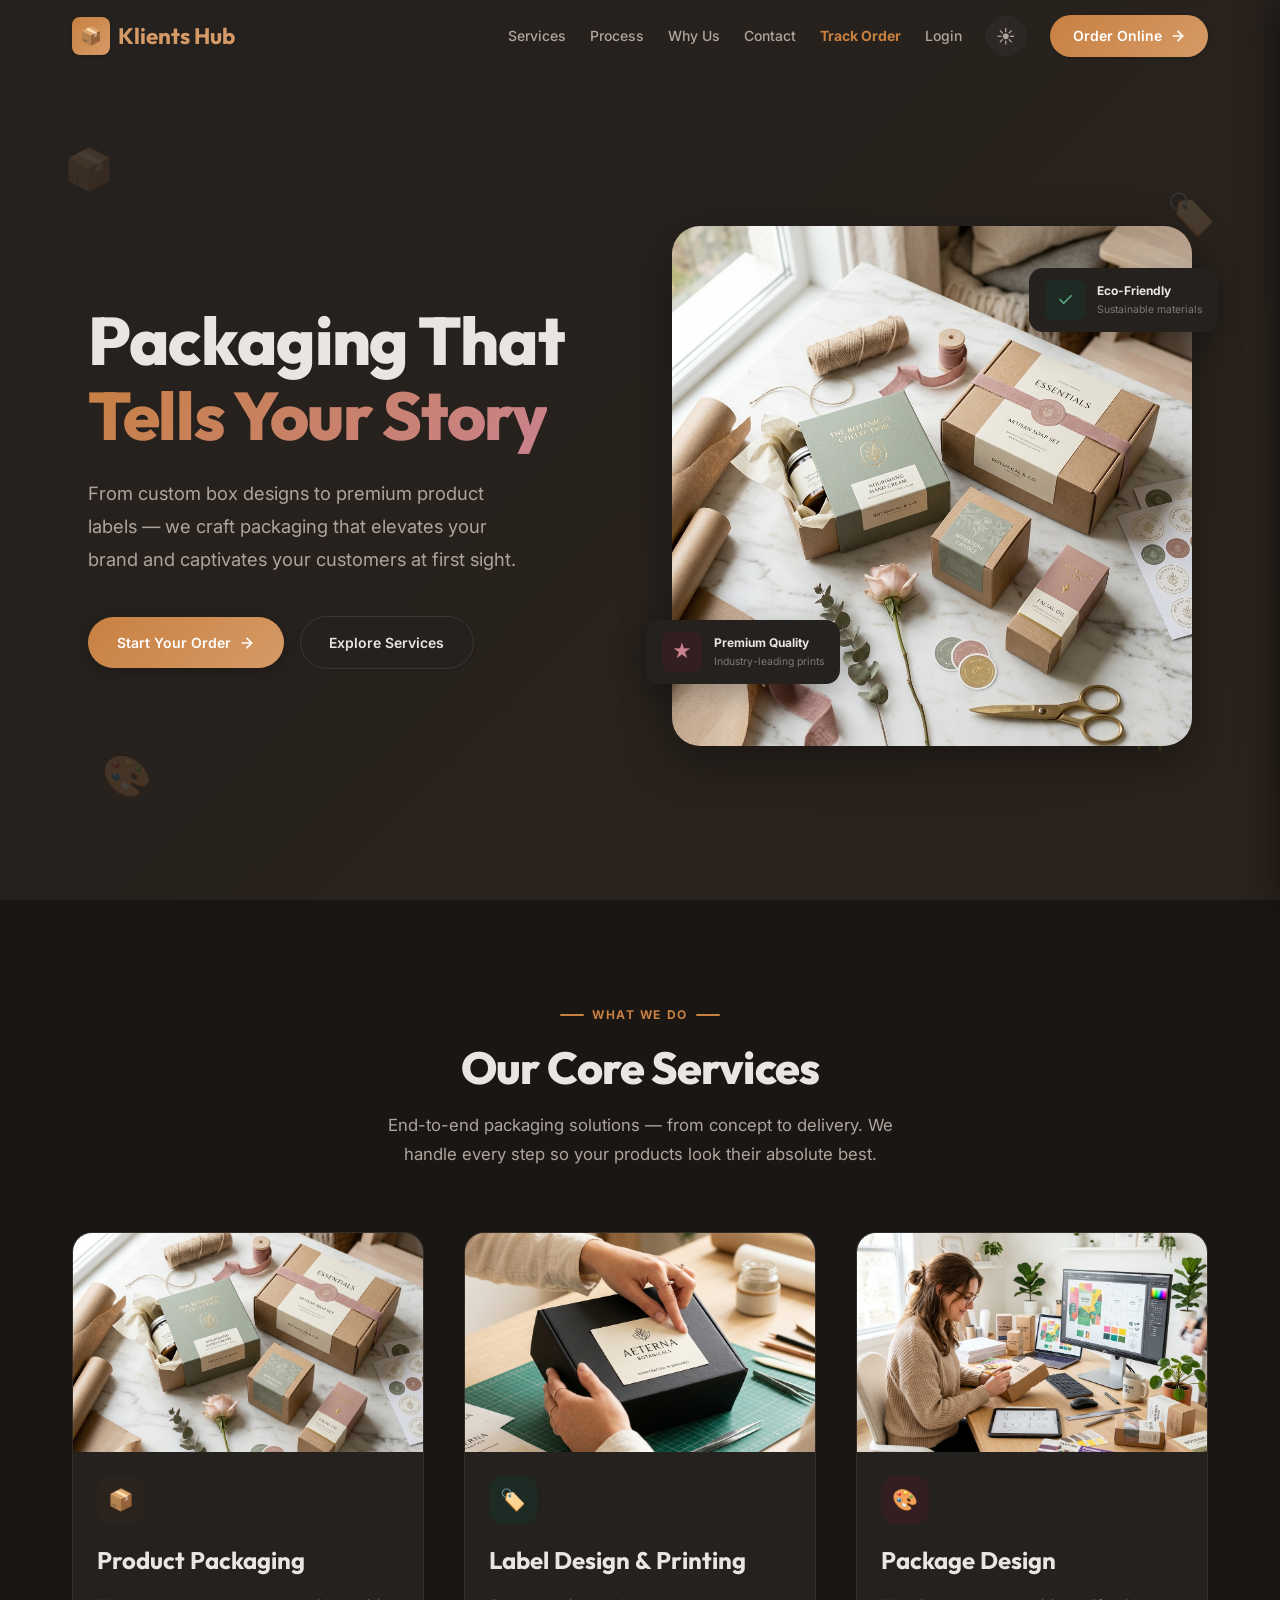
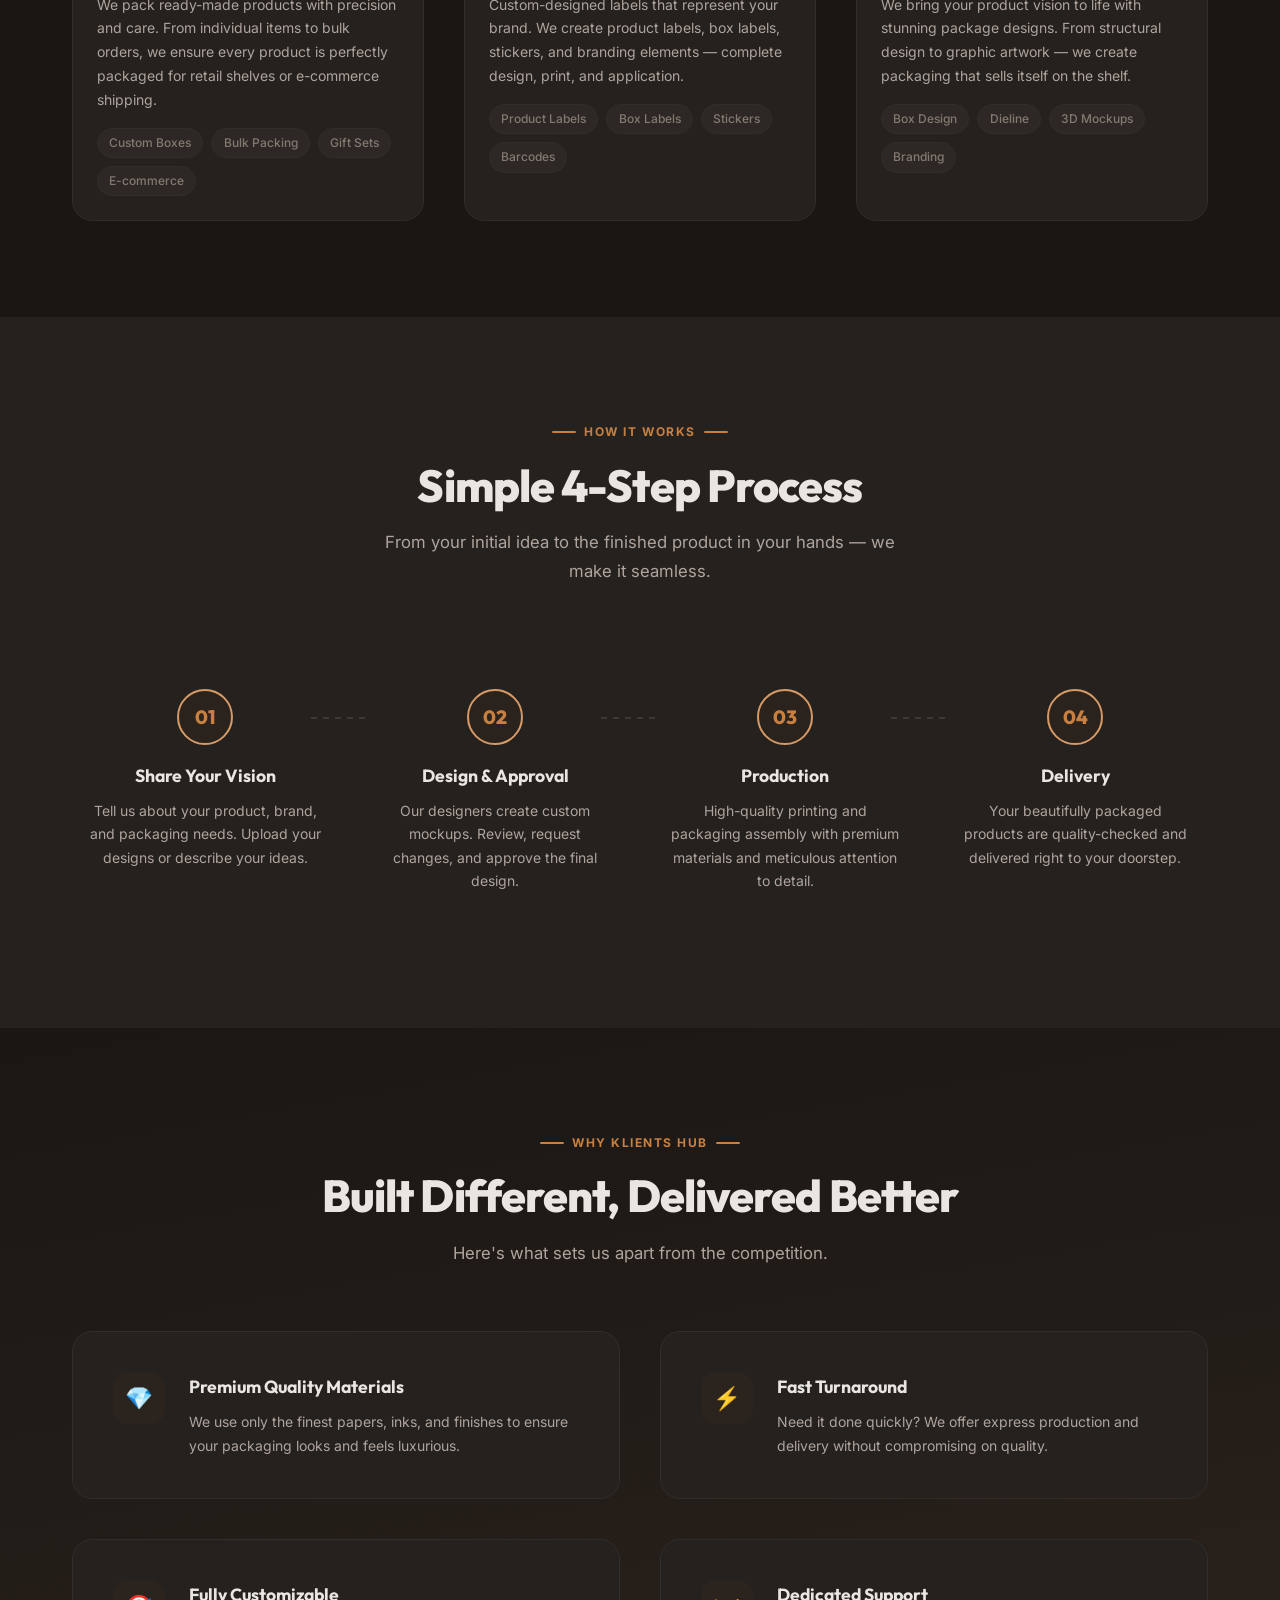
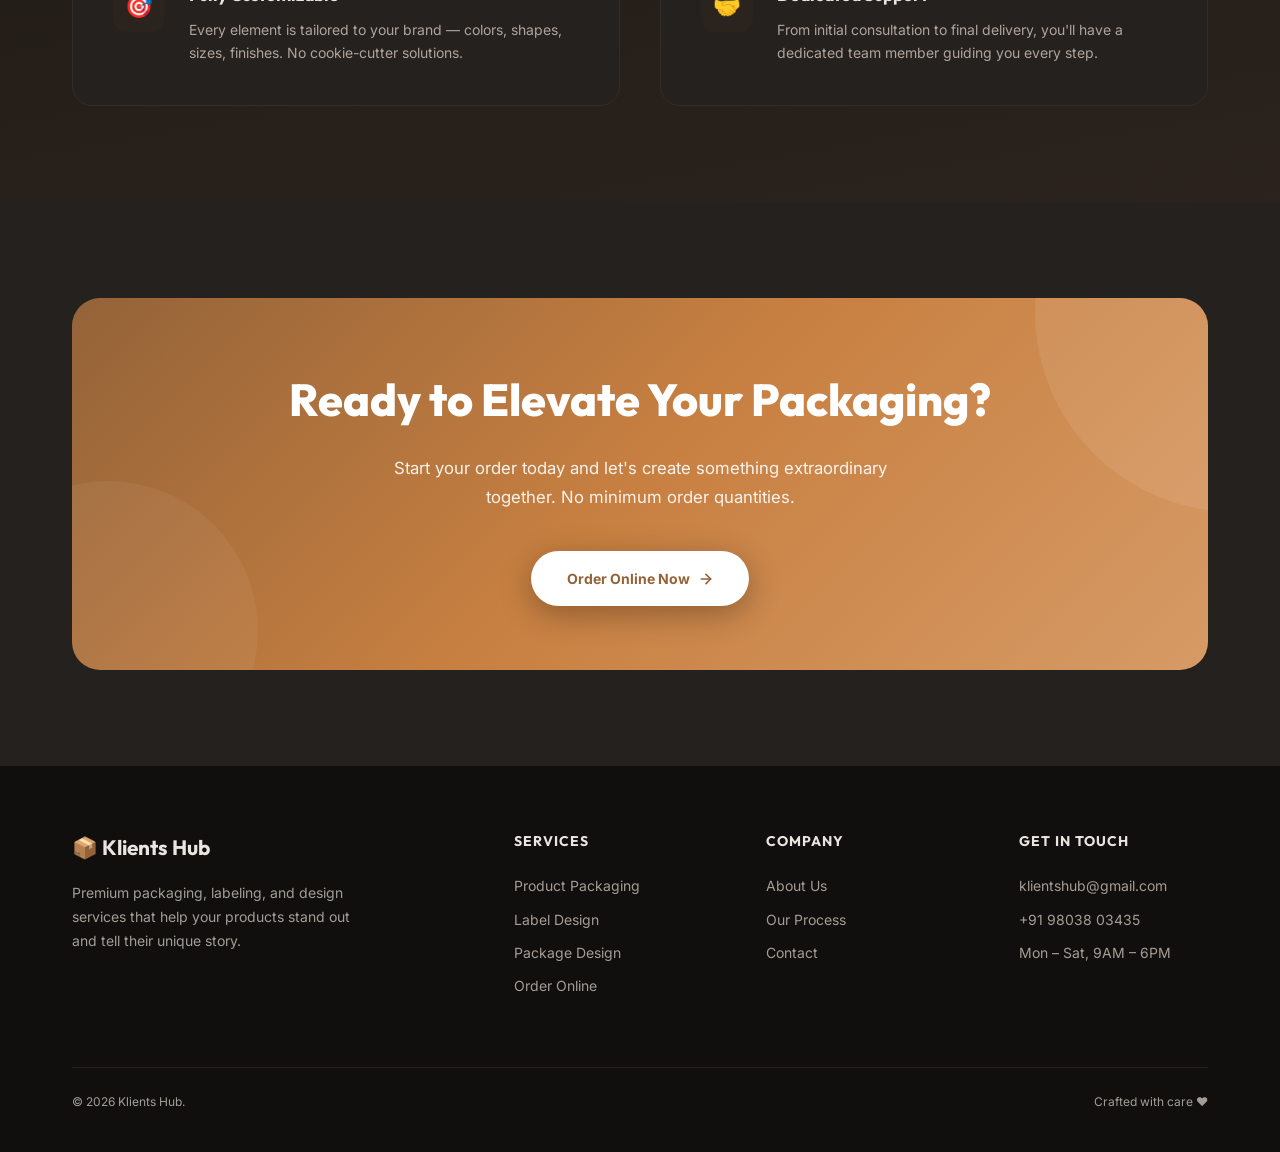
<file: index.html>
<!DOCTYPE html>
<html lang="en" data-theme="dark">
<head>
  <meta charset="UTF-8">
  <meta name="viewport" content="width=device-width, initial-scale=1.0">
  <meta name="description" content="Klients Hub — Premium packaging, labeling, and package design services. Custom labels, product packaging, and box design for businesses of all sizes.">
  <meta name="theme-color" content="#a06c3e">
  <title>Klients Hub — Packaging, Labeling &amp; Design</title>

  <!-- Fonts -->
  <link rel="preconnect" href="https://fonts.googleapis.com">
  <link rel="preconnect" href="https://fonts.gstatic.com" crossorigin>
  <link href="https://fonts.googleapis.com/css2?family=Inter:wght@400;500;600;700&family=Outfit:wght@600;700;800&display=swap" rel="stylesheet">

  <!-- Styles -->
  <link rel="stylesheet" href="index.css">
</head>
<body>
  <!-- Global Particle Container -->
  <div id="global-particles" style="position: fixed; inset: 0; pointer-events: none; z-index: 9999; overflow: hidden;" aria-hidden="true"></div>

  <!-- ===== NAVBAR ===== -->
  <nav class="navbar" id="navbar" role="navigation" aria-label="Main navigation">
    <div class="navbar__inner">
      <a href="#" class="navbar__logo" id="nav-logo">
        <div class="navbar__logo-icon" aria-hidden="true">📦</div>
        Klients Hub
      </a>

      <!-- Desktop links -->
      <div class="navbar__links" id="nav-links">
        <a href="#services" class="navbar__link" id="nav-services">Services</a>
        <a href="#process" class="navbar__link" id="nav-process">Process</a>
        <a href="#why-us" class="navbar__link" id="nav-why-us">Why Us</a>
        <a href="#contact" class="navbar__link" id="nav-contact">Contact</a>
        <button class="navbar__link" id="nav-track" style="font-weight: 700; color: var(--clr-primary);">Track Order</button>
        <button class="navbar__link" id="nav-login">Login</button>
        <button class="theme-toggle" id="theme-toggle-desktop" aria-label="Toggle dark mode">
          <span class="theme-toggle__icon--dark" aria-hidden="true">🌙</span>
          <span class="theme-toggle__icon--light" aria-hidden="true">☀️</span>
        </button>
        <a href="#order" class="navbar__cta" id="nav-order-cta">
          <span>Order Online</span>
          <svg width="16" height="16" viewBox="0 0 24 24" fill="none" stroke="currentColor" stroke-width="2.5" stroke-linecap="round" stroke-linejoin="round"><path d="M5 12h14"/><path d="m12 5 7 7-7 7"/></svg>
        </a>
      </div>

      <!-- Mobile hamburger -->
      <button class="navbar__hamburger" id="nav-hamburger" aria-label="Toggle menu" aria-expanded="false">
        <span></span>
        <span></span>
        <span></span>
      </button>
    </div>
  </nav>

  <!-- Mobile backdrop -->
  <div class="mobile-backdrop" id="mobile-backdrop"></div>

  <!-- Mobile slide-in panel -->
  <div class="navbar__mobile-panel" id="nav-mobile-panel" role="dialog" aria-label="Mobile navigation">
    <a href="#services" class="navbar__link" id="mob-services">Services</a>
    <a href="#process" class="navbar__link" id="mob-process">Process</a>
    <a href="#why-us" class="navbar__link" id="mob-why-us">Why Us</a>
    <a href="#contact" class="navbar__link" id="mob-contact">Contact</a>
    <button class="navbar__link" id="mob-track" style="font-weight: 700; color: var(--clr-primary); text-align: left;">Track Order</button>
    <button class="navbar__link" id="mob-login" style="text-align: left;">Login</button>
    <a href="#order" class="navbar__cta" id="mob-order-cta">
      <span>Order Online</span>
      <svg width="16" height="16" viewBox="0 0 24 24" fill="none" stroke="currentColor" stroke-width="2.5" stroke-linecap="round" stroke-linejoin="round"><path d="M5 12h14"/><path d="m12 5 7 7-7 7"/></svg>
    </a>
    <button class="theme-toggle" id="theme-toggle-mobile" aria-label="Toggle dark mode">
      <span class="theme-toggle__icon--dark" aria-hidden="true">🌙</span>
      <span class="theme-toggle__icon--light" aria-hidden="true">☀️</span>
    </button>
  </div>

  <!-- ===== HERO ===== -->
  <section class="hero" id="hero">
    <!-- Corner Decorators -->
    <div class="hero__corner hero__corner--tl" aria-hidden="true">📦</div>
    <div class="hero__corner hero__corner--tr" aria-hidden="true">🏷️</div>
    <div class="hero__corner hero__corner--bl" aria-hidden="true">🎨</div>
    <div class="hero__corner hero__corner--br" aria-hidden="true">✨</div>

    <div class="container hero__grid">
      <div class="hero__content">

        <h1 class="hero__title reveal reveal-delay-1">
          Packaging That<br><span>Tells Your Story</span>
        </h1>
        <p class="hero__subtitle reveal reveal-delay-2">
          From custom box designs to premium product labels — we craft packaging that elevates your brand and captivates your customers at first sight.
        </p>
        <div class="hero__actions reveal reveal-delay-3">
          <a href="#order" class="btn btn--primary" id="hero-order-btn">
            Start Your Order
            <svg width="16" height="16" viewBox="0 0 24 24" fill="none" stroke="currentColor" stroke-width="2.5" stroke-linecap="round" stroke-linejoin="round"><path d="M5 12h14"/><path d="m12 5 7 7-7 7"/></svg>
          </a>
          <a href="#services" class="btn btn--secondary" id="hero-services-btn">
            Explore Services
          </a>
        </div>
      </div>

      <div class="hero__image-wrapper reveal reveal-delay-2">
        <img src="assets/hero-packaging.png" alt="Beautifully designed product packaging flat lay with custom labels, kraft boxes, and branding materials" class="hero__image" width="520" height="520" loading="eager" fetchpriority="high">

        <!-- Floating cards -->
        <div class="hero__float-card hero__float-card--top">
          <div class="hero__float-icon hero__float-icon--green" aria-hidden="true">✓</div>
          <div>
            <div class="hero__float-label">Eco-Friendly</div>
            <div class="hero__float-sublabel">Sustainable materials</div>
          </div>
        </div>
        <div class="hero__float-card hero__float-card--bottom">
          <div class="hero__float-icon hero__float-icon--rose" aria-hidden="true">★</div>
          <div>
            <div class="hero__float-label">Premium Quality</div>
            <div class="hero__float-sublabel">Industry-leading prints</div>
          </div>
        </div>
      </div>
    </div>
  </section>

  <!-- ===== SERVICES ===== -->
  <section class="services" id="services">
    <div class="container">
      <div class="section-header reveal">
        <div class="section-tag">
          <span class="section-tag__line" aria-hidden="true"></span>
          What We Do
          <span class="section-tag__line" aria-hidden="true"></span>
        </div>
        <h2 class="section-title">Our Core Services</h2>
        <p class="section-subtitle">End-to-end packaging solutions — from concept to delivery. We handle every step so your products look their absolute best.</p>
      </div>

      <div class="services__grid">
        <!-- Packaging -->
        <div class="service-card reveal" id="svc-packaging">
          <div class="service-card__image-wrapper">
            <img src="assets/hero-packaging.png" alt="Custom product packaging with branded boxes and wrapping materials" class="service-card__image" width="400" height="250" loading="lazy">
            <div class="service-card__overlay" aria-hidden="true"></div>
          </div>
          <div class="service-card__body">
            <div class="service-card__icon service-card__icon--packaging" aria-hidden="true">📦</div>
            <h3 class="service-card__title">Product Packaging</h3>
            <p class="service-card__desc">We pack ready-made products with precision and care. From individual items to bulk orders, we ensure every product is perfectly packaged for retail shelves or e-commerce shipping.</p>
            <div class="service-card__features">
              <span class="service-card__tag">Custom Boxes</span>
              <span class="service-card__tag">Bulk Packing</span>
              <span class="service-card__tag">Gift Sets</span>
              <span class="service-card__tag">E-commerce</span>
            </div>
          </div>
        </div>

        <!-- Labeling -->
        <div class="service-card reveal reveal-delay-1" id="svc-labeling">
          <div class="service-card__image-wrapper">
            <img src="assets/labeling-service.png" alt="Designer applying a custom label to a premium product box" class="service-card__image" width="400" height="250" loading="lazy">
            <div class="service-card__overlay" aria-hidden="true"></div>
          </div>
          <div class="service-card__body">
            <div class="service-card__icon service-card__icon--labeling" aria-hidden="true">🏷️</div>
            <h3 class="service-card__title">Label Design &amp; Printing</h3>
            <p class="service-card__desc">Custom-designed labels that represent your brand. We create product labels, box labels, stickers, and branding elements — complete design, print, and application.</p>
            <div class="service-card__features">
              <span class="service-card__tag">Product Labels</span>
              <span class="service-card__tag">Box Labels</span>
              <span class="service-card__tag">Stickers</span>
              <span class="service-card__tag">Barcodes</span>
            </div>
          </div>
        </div>

        <!-- Design -->
        <div class="service-card reveal reveal-delay-2" id="svc-design">
          <div class="service-card__image-wrapper">
            <img src="assets/design-service.png" alt="Package designer working on box mockups with color swatches and prototypes" class="service-card__image" width="400" height="250" loading="lazy">
            <div class="service-card__overlay" aria-hidden="true"></div>
          </div>
          <div class="service-card__body">
            <div class="service-card__icon service-card__icon--design" aria-hidden="true">🎨</div>
            <h3 class="service-card__title">Package Design</h3>
            <p class="service-card__desc">We bring your product vision to life with stunning package designs. From structural design to graphic artwork — we create packaging that sells itself on the shelf.</p>
            <div class="service-card__features">
              <span class="service-card__tag">Box Design</span>
              <span class="service-card__tag">Dieline</span>
              <span class="service-card__tag">3D Mockups</span>
              <span class="service-card__tag">Branding</span>
            </div>
          </div>
        </div>
      </div>
    </div>
  </section>

  <!-- ===== PROCESS ===== -->
  <section class="process" id="process">
    <div class="container">
      <div class="section-header reveal">
        <div class="section-tag">
          <span class="section-tag__line" aria-hidden="true"></span>
          How It Works
          <span class="section-tag__line" aria-hidden="true"></span>
        </div>
        <h2 class="section-title">Simple 4-Step Process</h2>
        <p class="section-subtitle">From your initial idea to the finished product in your hands — we make it seamless.</p>
      </div>

      <div class="process__grid">
        <div class="process-step reveal" id="step-1">
          <div class="process-step__number">01</div>
          <h3 class="process-step__title">Share Your Vision</h3>
          <p class="process-step__desc">Tell us about your product, brand, and packaging needs. Upload your designs or describe your ideas.</p>
        </div>
        <div class="process-step reveal reveal-delay-1" id="step-2">
          <div class="process-step__number">02</div>
          <h3 class="process-step__title">Design &amp; Approval</h3>
          <p class="process-step__desc">Our designers create custom mockups. Review, request changes, and approve the final design.</p>
        </div>
        <div class="process-step reveal reveal-delay-2" id="step-3">
          <div class="process-step__number">03</div>
          <h3 class="process-step__title">Production</h3>
          <p class="process-step__desc">High-quality printing and packaging assembly with premium materials and meticulous attention to detail.</p>
        </div>
        <div class="process-step reveal reveal-delay-3" id="step-4">
          <div class="process-step__number">04</div>
          <h3 class="process-step__title">Delivery</h3>
          <p class="process-step__desc">Your beautifully packaged products are quality-checked and delivered right to your doorstep.</p>
        </div>
      </div>
    </div>
  </section>

  <!-- ===== WHY US ===== -->
  <section class="why-us" id="why-us">
    <div class="container">
      <div class="section-header reveal">
        <div class="section-tag">
          <span class="section-tag__line" aria-hidden="true"></span>
          Why Klients Hub
          <span class="section-tag__line" aria-hidden="true"></span>
        </div>
        <h2 class="section-title">Built Different, Delivered Better</h2>
        <p class="section-subtitle">Here's what sets us apart from the competition.</p>
      </div>

      <div class="why-us__grid">
        <div class="why-card reveal" id="why-quality">
          <div class="why-card__icon" aria-hidden="true">💎</div>
          <div>
            <h3 class="why-card__title">Premium Quality Materials</h3>
            <p class="why-card__desc">We use only the finest papers, inks, and finishes to ensure your packaging looks and feels luxurious.</p>
          </div>
        </div>
        <div class="why-card reveal reveal-delay-1" id="why-fast">
          <div class="why-card__icon" aria-hidden="true">⚡</div>
          <div>
            <h3 class="why-card__title">Fast Turnaround</h3>
            <p class="why-card__desc">Need it done quickly? We offer express production and delivery without compromising on quality.</p>
          </div>
        </div>
        <div class="why-card reveal reveal-delay-2" id="why-custom">
          <div class="why-card__icon" aria-hidden="true">🎯</div>
          <div>
            <h3 class="why-card__title">Fully Customizable</h3>
            <p class="why-card__desc">Every element is tailored to your brand — colors, shapes, sizes, finishes. No cookie-cutter solutions.</p>
          </div>
        </div>
        <div class="why-card reveal reveal-delay-3" id="why-support">
          <div class="why-card__icon" aria-hidden="true">🤝</div>
          <div>
            <h3 class="why-card__title">Dedicated Support</h3>
            <p class="why-card__desc">From initial consultation to final delivery, you'll have a dedicated team member guiding you every step.</p>
          </div>
        </div>
      </div>
    </div>
  </section>

  <!-- ===== CTA BANNER ===== -->
  <section class="cta-section" id="cta">
    <div class="container">
      <div class="cta-banner reveal">
        <h2 class="cta-banner__title">Ready to Elevate Your Packaging?</h2>
        <p class="cta-banner__desc">Start your order today and let's create something extraordinary together. No minimum order quantities.</p>
        <a href="#order" class="btn btn--white" id="cta-order-btn">
          Order Online Now
          <svg width="16" height="16" viewBox="0 0 24 24" fill="none" stroke="currentColor" stroke-width="2.5" stroke-linecap="round" stroke-linejoin="round"><path d="M5 12h14"/><path d="m12 5 7 7-7 7"/></svg>
        </a>
      </div>
    </div>
  </section>

  <!-- ===== ORDER ONLINE SECTION ===== -->
  <section class="order-section" id="order">
    <div class="container">
      <div class="order-form" id="order-form-wrapper">
        <h2 class="order-form__title">Place Your Order</h2>
        <p class="order-form__subtitle">Fill in the details below and our team will get back to you within 24 hours.</p>
        <form id="order-form" novalidate>
          <div class="form-step visible" data-step="1">
            <div class="form-row">
              <div class="form-group">
                <label for="order-name">Full Name <span class="required-star" aria-hidden="true">*</span></label>
                <input type="text" id="order-name" name="name" placeholder="Akash Sharma" required>
              </div>
              <div class="form-group">
                <label for="order-email">Email Address <span class="required-star" aria-hidden="true">*</span></label>
                <input type="email" id="order-email" name="email" placeholder="john@company.com" required>
              </div>
            </div>
          </div>

          <div class="form-step" data-step="2">
            <div class="form-row">
              <div class="form-group">
                <label for="order-phone">Phone Number <span class="required-star" aria-hidden="true">*</span></label>
                <input type="tel" id="order-phone" name="phone" placeholder="+91 98038 03435" required>
              </div>
              <div class="form-group">
                <label for="order-company">Company Name</label>
                <input type="text" id="order-company" name="company" placeholder="Your Company">
              </div>
            </div>
          </div>

          <div class="form-step" data-step="3">
            <div class="form-group">
              <label for="order-service">Service Required <span class="required-star" aria-hidden="true">*</span></label>
              <select id="order-service" name="service" required>
                <option value="" disabled selected>Select a service</option>
                <option value="packaging">Product Packaging</option>
                <option value="labeling">Label Design &amp; Printing</option>
                <option value="design">Package Design</option>
                <option value="all">Full Service (Design + Label + Packaging)</option>
              </select>
            </div>
          </div>

          <div class="form-step" data-step="4">
            <div class="form-row" id="materials-row">
              <div class="form-group" id="material-box-group">
                <label for="order-material-box">Material (Box) <span class="required-star" aria-hidden="true">*</span></label>
                <select id="order-material-box" name="materialBox" required>
                  <option value="" disabled selected>Select box material</option>
                  <option value="SBS">SBS</option>
                  <option value="White back">White back</option>
                  <option value="Grey back">Grey back</option>
                  <option value="Corrugation">Corrugation</option>
                </select>
              </div>
              <div class="form-group" id="material-label-group">
                <label for="order-material-label">Material (Label/Sticker) <span class="required-star" aria-hidden="true">*</span></label>
                <select id="order-material-label" name="materialLabel" required>
                  <option value="" disabled selected>Select label/sticker material</option>
                  <option value="Chromo paper">Chromo paper</option>
                  <option value="Art paper">Art paper</option>
                  <option value="Normal coated">Normal coated</option>
                </select>
              </div>
            </div>
          </div>

          <div class="form-step" data-step="5">
            <div class="form-group">
              <label for="order-details">Project Details <span class="required-star" aria-hidden="true">*</span></label>
              <textarea id="order-details" name="details" placeholder="Describe your product, any special requirements, finishing preferences..." rows="4" required></textarea>
            </div>
          </div>

          <div class="form-step" data-step="6">
            <div class="form-group">
              <label>Package Dimensions <span class="required-star" aria-hidden="true">*</span> <span class="label-hint" id="dimensions-hint">(in cm)</span></label>
              <div class="form-row form-row--3col">
                <div class="form-input-unit">
                  <input type="number" id="order-length" name="length" placeholder="Length" min="0" step="0.1" required>
                </div>
                <div class="form-input-unit">
                  <input type="number" id="order-width" name="width" placeholder="Width" min="0" step="0.1" required>
                </div>
                <div class="form-input-unit">
                  <input type="number" id="order-height" name="height" placeholder="Height" min="0" step="0.1" required>
                </div>
              </div>
            </div>
          </div>

          <div class="form-step" data-step="7">
            <div class="form-group">
              <label for="order-quantity">Quantity <span class="required-star" aria-hidden="true">*</span></label>
              <input type="number" id="order-quantity" name="quantity" placeholder="e.g. 500" min="1" max="9999" required>
            </div>
          </div>

          <div class="form-step" data-step="8">
            <div class="form-group">
              <label for="order-image">Upload Reference Image (Optional)</label>
              <input type="file" id="order-image" name="image" accept="image/*" class="form-file-input">
            </div>
          </div>

          <div class="form-step" data-step="9">
            <button type="submit" class="btn btn--primary btn--submit" id="order-submit-btn">
              Submit Order Request
              <svg width="16" height="16" viewBox="0 0 24 24" fill="none" stroke="currentColor" stroke-width="2.5" stroke-linecap="round" stroke-linejoin="round"><path d="M5 12h14"/><path d="m12 5 7 7-7 7"/></svg>
            </button>
          </div>
        </form>
      </div>
    </div>
  </section>

  <!-- ===== FOOTER ===== -->
  <footer class="footer" id="contact">
    <div class="container">
      <div class="footer__grid">
        <div>
          <div class="footer__brand-name">📦 Klients Hub</div>
          <p class="footer__brand-desc">Premium packaging, labeling, and design services that help your products stand out and tell their unique story.</p>
        </div>
        <div>
          <h4 class="footer__heading">Services</h4>
          <a href="#services" class="footer__link" id="ft-packaging">Product Packaging</a>
          <a href="#services" class="footer__link" id="ft-labeling">Label Design</a>
          <a href="#services" class="footer__link" id="ft-design">Package Design</a>
          <a href="#order" class="footer__link" id="ft-order">Order Online</a>
        </div>
        <div>
          <h4 class="footer__heading">Company</h4>
          <a href="#why-us" class="footer__link" id="ft-about">About Us</a>
          <a href="#process" class="footer__link" id="ft-process">Our Process</a>
          <a href="#contact" class="footer__link" id="ft-contact">Contact</a>
        </div>
        <div>
          <h4 class="footer__heading">Get In Touch</h4>
          <a href="mailto:klientshub@gmail.com" class="footer__link" id="ft-email">klientshub@gmail.com</a>
          <a href="tel:+919803803435" class="footer__link" id="ft-phone">+91 98038 03435</a>
          <span class="footer__link">Mon – Sat, 9AM – 6PM</span>
        </div>
      </div>
      <div class="footer__bottom">
        <span>&copy; 2026 Klients Hub.</span>
        <span>Crafted with care ❤️</span>
      </div>
    </div>
  </footer>

  <!-- ===== MODALS ===== -->
  <!-- Order Success Modal -->
  <div class="modal-backdrop" id="modal-success">
    <div class="modal">
      <button class="modal__close" id="close-success-modal" aria-label="Close modal">×</button>
      <h3 class="modal__title">Order Placed Successfully!</h3>
      <p class="modal__desc">Thank you for choosing Klients Hub. We've received your order and will begin processing it shortly.</p>
      
      <div class="modal__order-box">
        <span class="modal__order-label">Your Order Tracking ID:</span>
        <strong class="modal__order-id" id="display-order-id">ORD-12345</strong>
      </div>

      <p style="font-size: var(--fs-small); color: var(--clr-text-secondary); text-align: center;">Save this ID to track your order status anytime.</p>
    </div>
  </div>

  <!-- Track Order Modal -->
  <div class="modal-backdrop" id="modal-track">
    <div class="modal">
      <button class="modal__close" id="close-track-modal" aria-label="Close modal">×</button>
      <h3 class="modal__title">Track Your Order</h3>
      <p class="modal__desc">Enter your Order Tracking ID below to see the current status.</p>
      
      <div class="form-group" style="margin-bottom: var(--space-md);">
        <input type="text" id="track-order-id" placeholder="e.g. ORD-12345">
      </div>
      <button class="btn btn--primary" id="btn-track-submit" style="width: 100%; justify-content: center; margin-bottom: var(--space-lg);">
        Check Status
      </button>

      <div id="track-result" style="display: none; text-align: center; padding: var(--space-md); background: var(--clr-primary-bg); border-radius: var(--radius-md);">
        <p style="font-size: var(--fs-small); color: var(--clr-text-secondary); margin-bottom: 0.25rem;">Current Status:</p>
        <strong id="track-status-text" style="font-size: 1.1rem; color: var(--clr-primary);">Order Received</strong>
      </div>
    </div>
  </div>

  <!-- Hidden Admin Trigger Form -->
  <div class="modal-backdrop" id="modal-admin-login">
    <div class="modal" style="max-width: 20rem;">
      <button class="modal__close" id="close-admin-modal" aria-label="Close modal">×</button>
      <h3 class="modal__title">Admin Login</h3>
      <div class="form-group">
        <input type="text" id="admin-user" placeholder="Username">
      </div>
      <div class="form-group">
        <input type="password" id="admin-pass" placeholder="Password">
      </div>
      <button class="btn btn--primary" id="btn-admin-login" style="width: 100%; justify-content: center;">Login</button>
    </div>
  </div>

  <script src="script.js"></script>
</body>
</html>
</file>
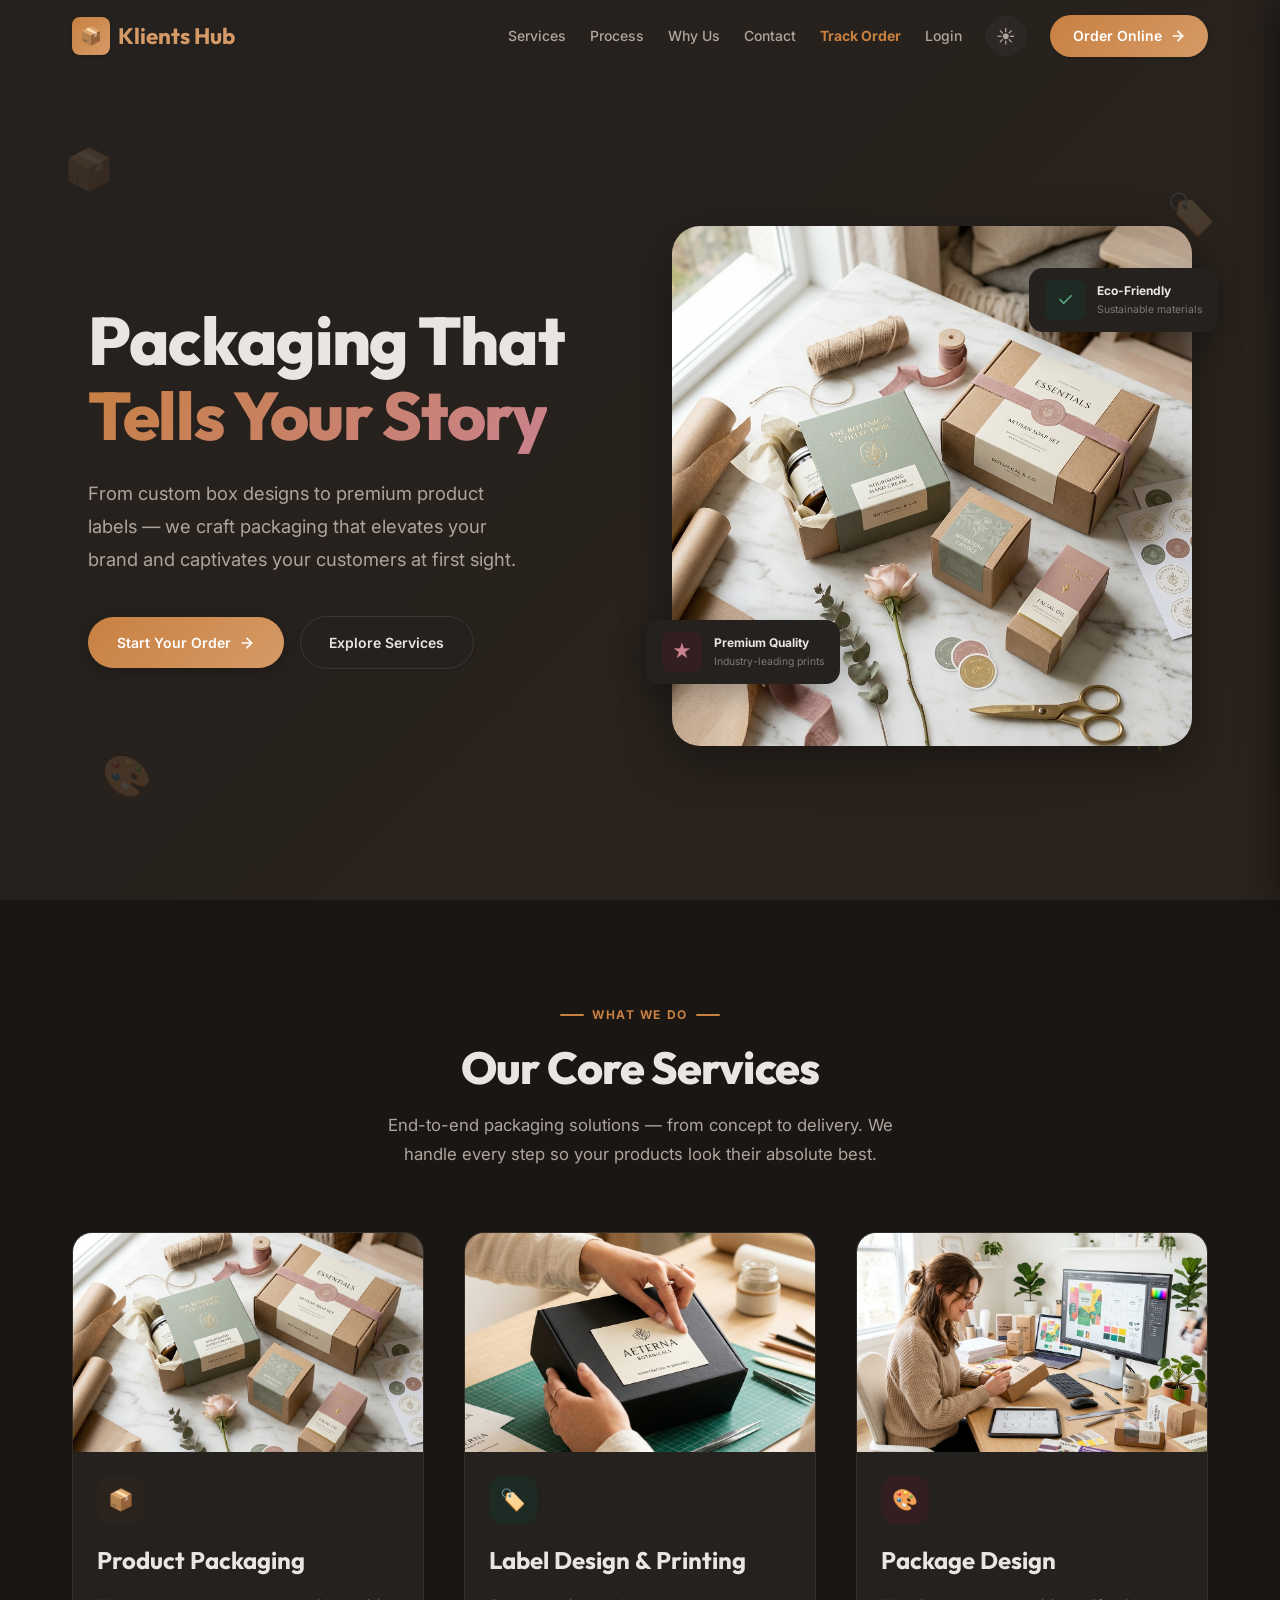
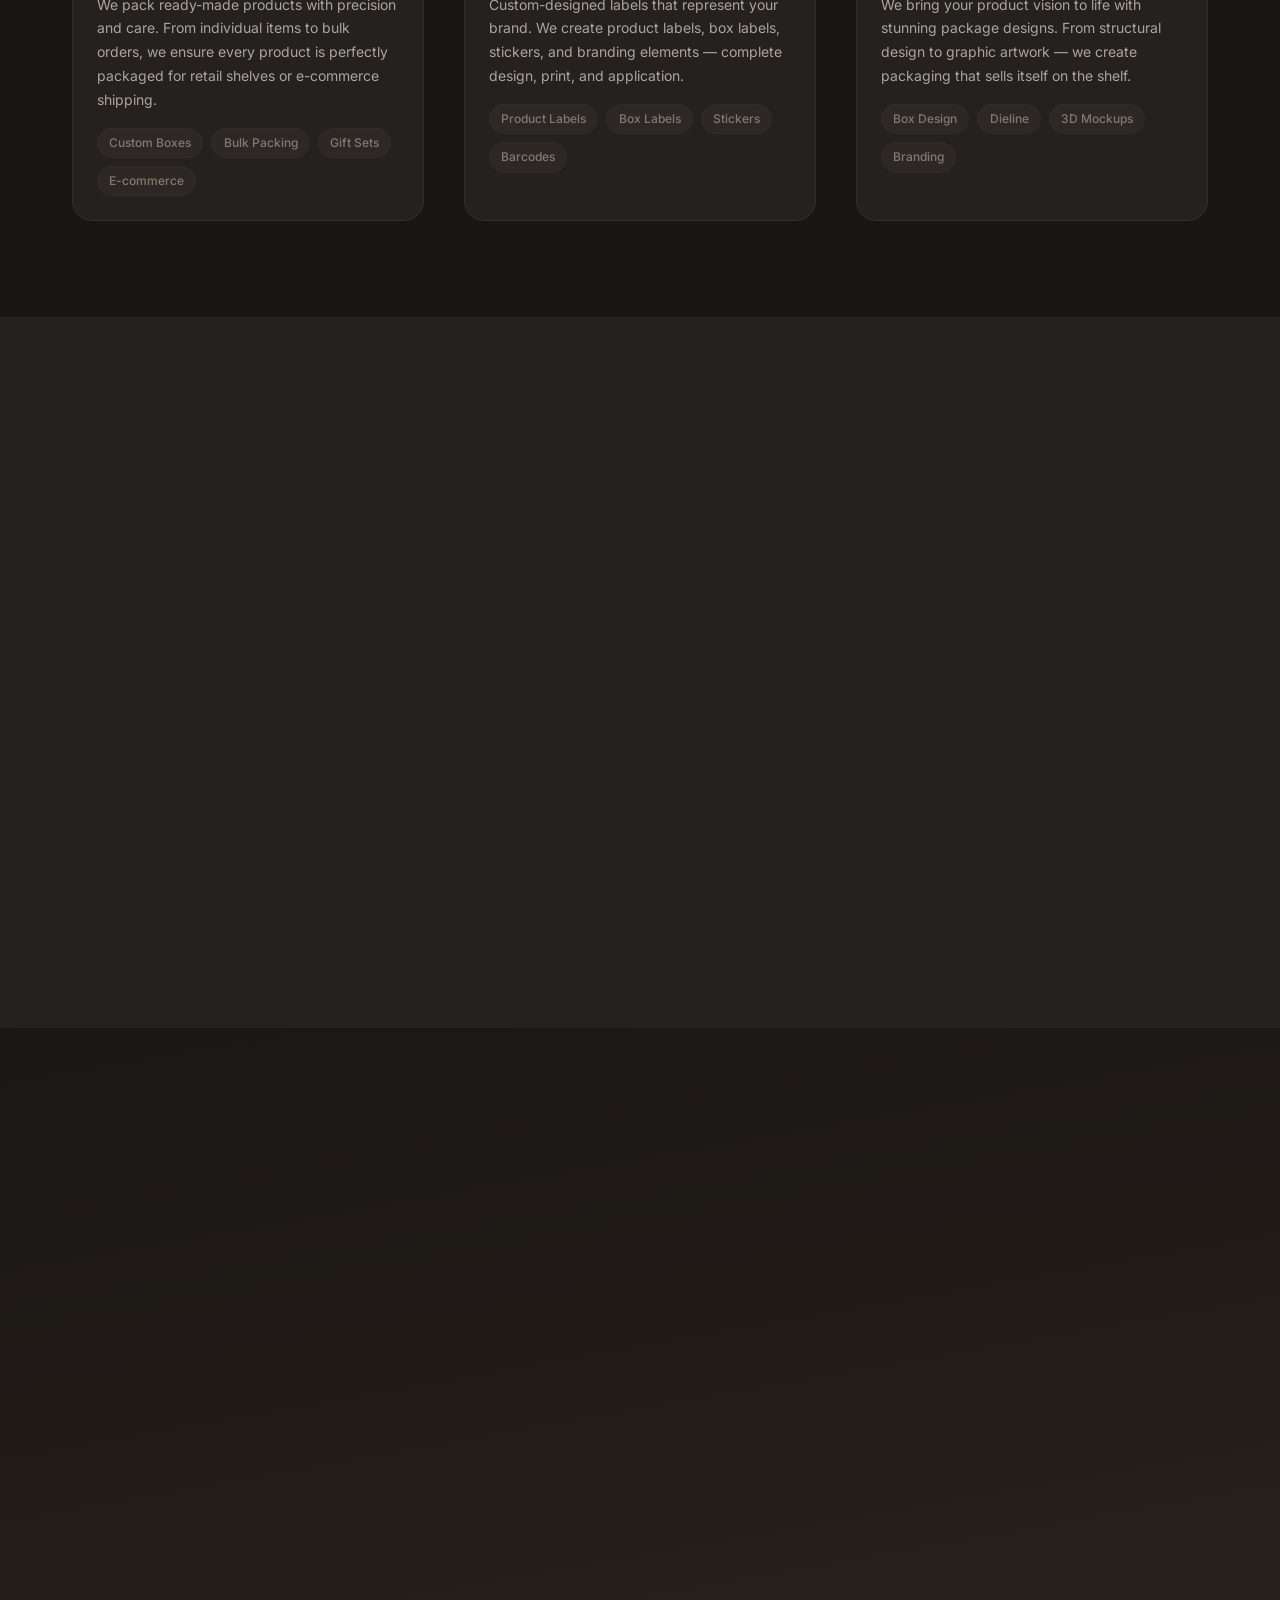
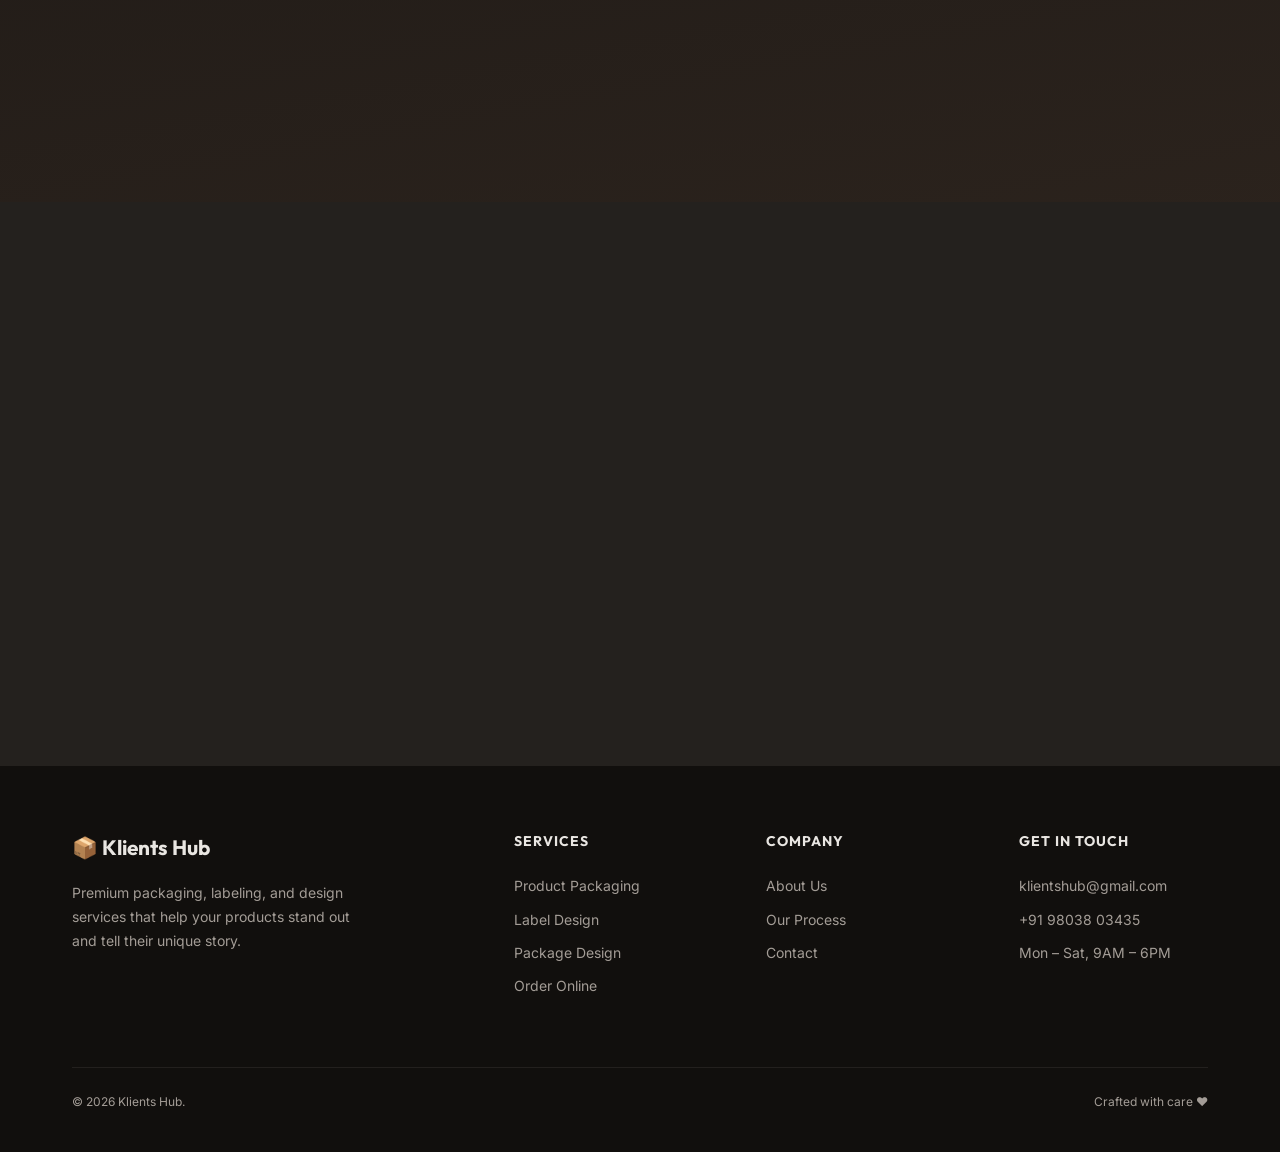
<file: admin.html>
<!DOCTYPE html>
<html lang="en" data-theme="dark">
<head>
  <meta charset="UTF-8">
  <meta name="viewport" content="width=device-width, initial-scale=1.0">
  <title>Admin Dashboard — Klients Hub</title>
  <link rel="preconnect" href="https://fonts.googleapis.com">
  <link rel="preconnect" href="https://fonts.gstatic.com" crossorigin>
  <link href="https://fonts.googleapis.com/css2?family=Inter:wght@400;500;600;700&family=Outfit:wght@600;700;800&display=swap" rel="stylesheet">
  <link rel="stylesheet" href="index.css">
  <script>
    if (sessionStorage.getItem('admin_auth') !== 'true') {
      alert('Unauthorized access. Please login from the main page.');
      window.location.replace('index.html');
    }
  </script>
  <style>
    body {
      background: var(--clr-surface-elevated);
      padding-top: var(--space-xl);
    }
    .admin-header {
      display: flex;
      justify-content: space-between;
      align-items: center;
      margin-bottom: var(--space-2xl);
    }
    .admin-header h1 {
      font-family: var(--ff-heading);
      color: var(--clr-text);
    }
    .order-card {
      background: var(--clr-surface);
      border: 1px solid var(--clr-border);
      border-radius: var(--radius-md);
      padding: var(--space-md);
      margin-bottom: var(--space-md);
      box-shadow: var(--shadow-sm);
    }
    .order-card__header {
      display: flex;
      justify-content: space-between;
      border-bottom: 1px solid var(--clr-border-light);
      padding-bottom: var(--space-xs);
      margin-bottom: var(--space-xs);
    }
    .order-id {
      font-family: monospace;
      font-weight: bold;
      color: var(--clr-primary);
    }
    .order-date {
      font-size: var(--fs-xs);
      color: var(--clr-text-muted);
    }
    .order-details {
      font-size: var(--fs-small);
      color: var(--clr-text);
      line-height: 1.5;
    }
    .order-actions {
      margin-top: var(--space-md);
      display: flex;
      gap: var(--space-xs);
    }
    .btn-action {
      padding: 0.4rem 0.8rem;
      font-size: var(--fs-xs);
      border-radius: var(--radius-sm);
      font-weight: 600;
      cursor: pointer;
      border: none;
    }
    .btn-approve {
      background: var(--clr-accent);
      color: white;
    }
    .btn-delete {
      background: none;
      border: 1px solid var(--clr-rose);
      color: var(--clr-rose);
      transition: all 0.2s ease;
    }
    .btn-delete:hover {
      background: var(--clr-rose);
      color: white;
    }

    .status-select {
      padding: 0.4rem 0.8rem;
      font-size: var(--fs-xs);
      border: 1px solid var(--clr-border);
      border-radius: var(--radius-sm);
      background: var(--clr-surface);
      color: var(--clr-text);
      font-family: inherit;
      font-weight: 600;
      cursor: pointer;
      outline: none;
      transition: border-color 0.2s ease;
      appearance: none;
      -webkit-appearance: none;
      background-image: url("data:image/svg+xml,%3Csvg width='10' height='6' viewBox='0 0 10 6' fill='none' xmlns='http://www.w3.org/2000/svg'%3E%3Cpath d='M1 1L5 5L9 1' stroke='%23888' stroke-width='2' stroke-linecap='round' stroke-linejoin='round'/%3E%3C/svg%3E");
      background-repeat: no-repeat;
      background-position: right 0.8rem center;
      padding-right: 2rem;
    }
    .status-select:focus, .status-select:hover {
      border-color: var(--clr-primary);
    }
    
    .dashboard-grid {
      display: grid;
      grid-template-columns: repeat(auto-fit, minmax(300px, 1fr));
      gap: var(--space-lg);
    }
    .status-column {
      background: var(--clr-bg);
      padding: var(--space-md);
      border-radius: var(--radius-lg);
    }
    .status-column h3 {
      font-family: var(--ff-heading);
      font-size: var(--fs-small);
      text-transform: uppercase;
      letter-spacing: 1px;
      margin-bottom: var(--space-md);
      color: var(--clr-text-secondary);
      border-bottom: 2px solid var(--clr-primary-light);
      padding-bottom: var(--space-xs);
    }
  </style>
</head>
<body>
  <!-- Global Particle Container -->
  <div id="global-particles" style="position: fixed; inset: 0; pointer-events: none; z-index: 9999; overflow: hidden;" aria-hidden="true"></div>

  <div class="container">
    <div class="admin-header">
      <h1>Admin Dashboard</h1>
      <button class="btn btn--secondary" id="btn-logout">Logout</button>
    </div>

    <div class="tabs-container">
      <button class="tab-button active" data-tab="pending">New Orders</button>
      <button class="tab-button" data-tab="in_production">In Production</button>
      <button class="tab-button" data-tab="completed">Shipped / Completed</button>
    </div>

    <div class="table-container">
      <table class="orders-table">
        <thead>
          <tr>
            <th>Order ID</th>
            <th>Date</th>
            <th>Customer</th>
            <th>Order Info</th>
            <th>Actions</th>
          </tr>
        </thead>
        <tbody id="orders-table-body">
          <!-- Orders injected here -->
        </tbody>
      </table>
      <div id="no-orders-msg" style="text-align: center; padding: 2rem; color: var(--clr-text-muted); display: none;">
        No orders found in this category.
      </div>
    </div>
  </div>

  <style>
    .tabs-container {
      display: flex;
      gap: 1rem;
      margin-bottom: 2rem;
      border-bottom: 1px solid var(--clr-border);
      padding-bottom: 0.5rem;
      overflow-x: auto;
    }
    .tab-button {
      background: none;
      border: none;
      padding: 0.5rem 1rem;
      font-size: var(--fs-small);
      font-family: var(--ff-heading);
      color: var(--clr-text-muted);
      cursor: pointer;
      position: relative;
      transition: color 0.2s;
      white-space: nowrap;
    }
    .tab-button:hover {
      color: var(--clr-text);
    }
    .tab-button.active {
      color: var(--clr-primary);
      font-weight: 700;
    }
    .tab-button.active::after {
      content: '';
      position: absolute;
      bottom: -0.5rem;
      left: 0;
      right: 0;
      height: 2px;
      background: var(--clr-primary);
    }

    .table-container {
      background: var(--clr-surface);
      border-radius: var(--radius-lg);
      border: 1px solid var(--clr-border);
      overflow-x: auto;
    }
    .orders-table {
      width: 100%;
      border-collapse: collapse;
      text-align: left;
    }
    .orders-table th, .orders-table td {
      padding: 1rem;
      border-bottom: 1px solid var(--clr-border-light);
    }
    .orders-table th {
      background: var(--clr-bg);
      font-family: var(--ff-heading);
      font-size: var(--fs-xs);
      text-transform: uppercase;
      letter-spacing: 0.05em;
      color: var(--clr-text-secondary);
    }
    .orders-table tbody tr:hover {
      background: var(--clr-bg);
    }
    .orders-table tbody tr:last-child td {
      border-bottom: none;
    }

    .order-summary {
      display: flex;
      flex-direction: column;
      gap: 0.35rem;
    }

    .order-summary__main {
      font-weight: 600;
      color: var(--clr-text);
    }

    .order-summary__meta {
      font-size: var(--fs-xs);
      color: var(--clr-text-muted);
    }

    .order-details-toggle {
      margin-top: 0.25rem;
    }

    .order-details-toggle summary {
      font-size: var(--fs-xs);
      font-weight: 600;
      color: var(--clr-primary);
      cursor: pointer;
      list-style: none;
      display: inline-flex;
      align-items: center;
      gap: 0.35rem;
      user-select: none;
    }

    .order-details-toggle summary::-webkit-details-marker {
      display: none;
    }

    .order-details-toggle summary::after {
      content: '▾';
      font-size: 0.85rem;
      transition: transform 0.2s ease;
    }

    .order-details-toggle[open] summary::after {
      transform: rotate(180deg);
    }

    .order-details-panel {
      margin-top: 0.75rem;
      padding: 0.75rem;
      background: var(--clr-bg);
      border: 1px solid var(--clr-border-light);
      border-radius: var(--radius-sm);
      font-size: var(--fs-xs);
      color: var(--clr-text-secondary);
      line-height: 1.6;
    }

    .order-details-panel dl {
      display: grid;
      grid-template-columns: minmax(7rem, auto) 1fr;
      gap: 0.35rem 0.75rem;
      margin: 0;
    }

    .order-details-panel dt {
      font-weight: 600;
      color: var(--clr-text);
    }

    .order-details-panel dd {
      margin: 0;
      word-break: break-word;
    }

    .order-details-panel img {
      max-width: 120px;
      max-height: 120px;
      border-radius: var(--radius-sm);
      border: 1px solid var(--clr-border);
      margin-top: 0.25rem;
      object-fit: cover;
    }
  </style>

  <script src="admin.js"></script>
</body>
</html>
</file>
<file: index.css>
/* ===== DESIGN TOKENS ===== */
:root {
  /* Primary palette — warm, earthy, premium */
  --clr-primary: hsl(28, 48%, 42%);
  --clr-primary-light: hsl(28, 52%, 56%);
  --clr-primary-dark: hsl(28, 50%, 30%);
  --clr-primary-bg: hsl(28, 60%, 96%);

  /* Accent — sage green for trust/eco */
  --clr-accent: hsl(152, 28%, 42%);
  --clr-accent-light: hsl(152, 30%, 55%);
  --clr-accent-bg: hsl(152, 40%, 95%);

  /* Neutrals */
  --clr-bg: hsl(30, 25%, 98%);
  --clr-surface: hsl(0, 0%, 100%);
  --clr-surface-elevated: hsl(30, 20%, 97%);
  --clr-text: hsl(25, 15%, 18%);
  --clr-text-secondary: hsl(25, 10%, 45%);
  --clr-text-muted: hsl(25, 8%, 62%);
  --clr-border: hsl(30, 15%, 88%);
  --clr-border-light: hsl(30, 15%, 93%);

  /* Dusty rose accent */
  --clr-rose: hsl(350, 35%, 62%);
  --clr-rose-bg: hsl(350, 45%, 96%);

  /* Navbar scrolled */
  --nav-scrolled-bg: hsla(30, 25%, 98%, 0.82);
  --nav-scrolled-shadow: 0 0.0625rem 1.5rem hsla(25, 20%, 20%, 0.08);

  /* Footer */
  --footer-bg: hsl(25, 15%, 18%);
  --footer-text: hsla(30, 15%, 90%, 0.85);
  --footer-heading: hsl(0, 0%, 100%);
  --footer-border: hsla(30, 15%, 90%, 0.1);

  /* Typography */
  --ff-heading: 'Outfit', sans-serif;
  --ff-body: 'Inter', sans-serif;
  --fs-hero: clamp(2.4rem, 6vw, 4.2rem);
  --fs-h2: clamp(1.8rem, 4vw, 2.8rem);
  --fs-h3: clamp(1.2rem, 2.5vw, 1.5rem);
  --fs-body: clamp(0.95rem, 1.8vw, 1.05rem);
  --fs-small: 0.875rem;
  --fs-xs: 0.75rem;

  /* Spacing */
  --space-xs: 0.5rem;
  --space-sm: 0.75rem;
  --space-md: 1rem;
  --space-lg: 1.5rem;
  --space-xl: 2.5rem;
  --space-2xl: 4rem;
  --space-3xl: 6rem;

  /* Radii */
  --radius-sm: 0.5rem;
  --radius-md: 0.875rem;
  --radius-lg: 1.25rem;
  --radius-xl: 1.75rem;
  --radius-full: 62.5rem;

  /* Shadows */
  --shadow-sm: 0 0.0625rem 0.1875rem hsla(25, 20%, 20%, 0.06);
  --shadow-md: 0 0.25rem 1rem hsla(25, 20%, 20%, 0.08);
  --shadow-lg: 0 0.5rem 2rem hsla(25, 20%, 20%, 0.1);
  --shadow-xl: 0 1rem 3rem hsla(25, 20%, 20%, 0.12);
  --shadow-glow: 0 0 2.5rem hsla(28, 50%, 50%, 0.12);

  /* Transitions */
  --ease-out: cubic-bezier(0.16, 1, 0.3, 1);
  --ease-spring: cubic-bezier(0.34, 1.56, 0.64, 1);
  --dur-fast: 200ms;
  --dur-normal: 350ms;
  --dur-slow: 600ms;

  /* Layout */
  --nav-height: 4.5rem;
  --container-max: 75rem;
  --container-padding: clamp(1rem, 4vw, 2rem);
}

/* ===== DARK THEME ===== */
[data-theme="dark"] {
  --clr-primary: hsl(28, 55%, 52%);
  --clr-primary-light: hsl(28, 58%, 62%);
  --clr-primary-dark: hsl(28, 45%, 40%);
  --clr-primary-bg: hsl(25, 20%, 14%);

  --clr-accent: hsl(152, 32%, 50%);
  --clr-accent-light: hsl(152, 34%, 60%);
  --clr-accent-bg: hsl(152, 20%, 14%);

  --clr-bg: hsl(25, 12%, 9%);
  --clr-surface: hsl(25, 10%, 13%);
  --clr-surface-elevated: hsl(25, 10%, 16%);
  --clr-text: hsl(30, 15%, 90%);
  --clr-text-secondary: hsl(25, 10%, 65%);
  --clr-text-muted: hsl(25, 8%, 48%);
  --clr-border: hsl(25, 10%, 22%);
  --clr-border-light: hsl(25, 10%, 18%);

  --clr-rose: hsl(350, 40%, 65%);
  --clr-rose-bg: hsl(350, 25%, 16%);

  --nav-scrolled-bg: hsla(25, 12%, 9%, 0.85);
  --nav-scrolled-shadow: 0 0.0625rem 1.5rem hsla(0, 0%, 0%, 0.3);

  --footer-bg: hsl(25, 12%, 6%);
  --footer-text: hsla(30, 15%, 80%, 0.75);
  --footer-heading: hsl(30, 15%, 90%);
  --footer-border: hsla(30, 15%, 90%, 0.08);

  --shadow-sm: 0 0.0625rem 0.1875rem hsla(0, 0%, 0%, 0.2);
  --shadow-md: 0 0.25rem 1rem hsla(0, 0%, 0%, 0.25);
  --shadow-lg: 0 0.5rem 2rem hsla(0, 0%, 0%, 0.3);
  --shadow-xl: 0 1rem 3rem hsla(0, 0%, 0%, 0.35);
  --shadow-glow: 0 0 2.5rem hsla(28, 50%, 50%, 0.15);
}

/* ===== RESET & BASE ===== */
*,
*::before,
*::after {
  margin: 0;
  padding: 0;
  box-sizing: border-box;
}

html {
  scroll-behavior: smooth;
  -webkit-text-size-adjust: 100%;
}

body {
  font-family: var(--ff-body);
  font-size: var(--fs-body);
  color: var(--clr-text);
  background-color: var(--clr-bg);
  line-height: 1.7;
  -webkit-font-smoothing: antialiased;
  -moz-osx-font-smoothing: grayscale;
  overflow-x: hidden;
  transition: background-color var(--dur-normal) var(--ease-out),
              color var(--dur-normal) var(--ease-out);
}

img {
  max-width: 100%;
  height: auto;
  display: block;
}

a {
  text-decoration: none;
  color: inherit;
}

ul {
  list-style: none;
}

button {
  border: none;
  background: none;
  cursor: pointer;
  font-family: inherit;
}

/* ===== UTILITY ===== */
.container {
  max-width: var(--container-max);
  margin-inline: auto;
  padding-inline: var(--container-padding);
}

.sr-only {
  position: absolute;
  width: 0.0625rem;
  height: 0.0625rem;
  padding: 0;
  margin: -0.0625rem;
  overflow: hidden;
  clip: rect(0, 0, 0, 0);
  white-space: nowrap;
  border-width: 0;
}

/* ===== FLOATING NAVBAR ===== */
.navbar {
  position: fixed;
  top: 0;
  left: 0;
  right: 0;
  z-index: 1000;
  height: var(--nav-height);
  transition: background var(--dur-normal) var(--ease-out),
              box-shadow var(--dur-normal) var(--ease-out),
              backdrop-filter var(--dur-normal) var(--ease-out);
}

.navbar.scrolled {
  background: var(--nav-scrolled-bg);
  backdrop-filter: blur(1.25rem) saturate(180%);
  -webkit-backdrop-filter: blur(1.25rem) saturate(180%);
  box-shadow: var(--nav-scrolled-shadow);
}

.navbar__inner {
  display: flex;
  align-items: center;
  justify-content: space-between;
  height: 100%;
  max-width: var(--container-max);
  margin-inline: auto;
  padding-inline: var(--container-padding);
}

.navbar__logo {
  display: flex;
  align-items: center;
  gap: var(--space-xs);
  font-family: var(--ff-heading);
  font-weight: 700;
  font-size: 1.4rem;
  color: var(--clr-primary-dark);
  z-index: 1001;
}

[data-theme="dark"] .navbar__logo {
  color: var(--clr-primary-light);
}

.navbar__logo-icon {
  width: 2.375rem;
  height: 2.375rem;
  background: linear-gradient(135deg, var(--clr-primary), var(--clr-primary-light));
  border-radius: var(--radius-sm);
  display: grid;
  place-items: center;
  color: white;
  font-size: 1.1rem;
  box-shadow: var(--shadow-sm);
}

.navbar__links {
  display: flex;
  align-items: center;
  gap: var(--space-lg);
}

.navbar__link {
  font-size: var(--fs-small);
  font-weight: 500;
  color: var(--clr-text-secondary);
  position: relative;
  padding: var(--space-xs) 0;
  transition: color var(--dur-fast) var(--ease-out);
}

.navbar__link::after {
  content: '';
  position: absolute;
  bottom: 0;
  left: 0;
  right: 0;
  height: 0.125rem;
  background: var(--clr-primary);
  border-radius: var(--radius-full);
  transform: scaleX(0);
  transform-origin: center;
  transition: transform var(--dur-normal) var(--ease-out);
}

.navbar__link:hover {
  color: var(--clr-primary);
}

.navbar__link:hover::after {
  transform: scaleX(1);
}

.navbar__cta {
  display: inline-flex;
  align-items: center;
  gap: var(--space-xs);
  padding: 0.6rem 1.4rem;
  background: linear-gradient(135deg, var(--clr-primary), var(--clr-primary-light));
  color: white;
  font-weight: 600;
  font-size: var(--fs-small);
  border-radius: var(--radius-full);
  transition: transform var(--dur-fast) var(--ease-spring),
              box-shadow var(--dur-fast) var(--ease-out);
  box-shadow: var(--shadow-sm);
}

.navbar__cta:hover {
  transform: translateY(-0.125rem) scale(1.03);
  box-shadow: var(--shadow-md), var(--shadow-glow);
}

/* ===== THEME TOGGLE ===== */
.theme-toggle {
  width: 2.5rem;
  height: 2.5rem;
  border-radius: 50%;
  display: grid;
  place-items: center;
  font-size: 1.15rem;
  color: var(--clr-text-secondary);
  background: var(--clr-surface-elevated);
  border: 0.0625rem solid var(--clr-border-light);
  cursor: pointer;
  transition: background var(--dur-fast) var(--ease-out),
              color var(--dur-fast) var(--ease-out),
              transform var(--dur-fast) var(--ease-spring);
  z-index: 1001;
  line-height: 1;
}

.theme-toggle:hover {
  color: var(--clr-primary);
  transform: scale(1.1);
  background: var(--clr-surface);
  box-shadow: var(--shadow-sm);
}

.theme-toggle__icon--dark,
.theme-toggle__icon--light {
  pointer-events: none;
}

/* Show sun in dark mode, moon in light mode */
.theme-toggle__icon--dark { display: inline; }
.theme-toggle__icon--light { display: none; }
[data-theme="dark"] .theme-toggle__icon--dark { display: none; }
[data-theme="dark"] .theme-toggle__icon--light { display: inline; }

/* ===== MOBILE HAMBURGER ===== */
.navbar__hamburger {
  display: none;
  flex-direction: column;
  gap: 0.3125rem;
  width: 1.75rem;
  z-index: 1001;
}

.navbar__hamburger span {
  display: block;
  height: 0.156rem;
  background: var(--clr-text);
  border-radius: var(--radius-full);
  transition: transform var(--dur-normal) var(--ease-out),
              opacity var(--dur-fast) var(--ease-out);
}

.navbar__hamburger.active span:nth-child(1) {
  transform: translateY(0.47rem) rotate(45deg);
}
.navbar__hamburger.active span:nth-child(2) {
  opacity: 0;
}
.navbar__hamburger.active span:nth-child(3) {
  transform: translateY(-0.47rem) rotate(-45deg);
}

/* ===== MOBILE MENU — SLIDE-IN DRAWER ===== */
.mobile-backdrop {
  display: none;
  position: fixed;
  inset: 0;
  z-index: 998;
  background: hsla(0, 0%, 0%, 0.35);
  backdrop-filter: blur(0.25rem);
  -webkit-backdrop-filter: blur(0.25rem);
  opacity: 0;
  transition: opacity var(--dur-normal) var(--ease-out);
}

.mobile-backdrop.visible {
  display: block;
  opacity: 1;
}

.navbar__mobile-panel {
  position: fixed;
  top: 0;
  right: 0;
  bottom: 0;
  width: 60vw;
  max-width: 20rem;
  z-index: 999;
  background: var(--clr-surface);
  border-left: 0.0625rem solid var(--clr-border-light);
  box-shadow: -0.5rem 0 2rem hsla(0, 0%, 0%, 0.12);
  display: flex;
  flex-direction: column;
  align-items: flex-start;
  padding: 5rem 1.5rem 2rem;
  gap: 0.25rem;
  transform: translateX(100%);
  transition: transform var(--dur-normal) var(--ease-out);
}

.navbar__mobile-panel.open {
  transform: translateX(0);
}

.navbar__mobile-panel .navbar__link {
  font-size: 1.05rem;
  font-weight: 600;
  padding: 0.75rem 0;
  width: 100%;
  display: block;
}

.navbar__mobile-panel .navbar__link::after {
  display: none;
}

.navbar__mobile-panel .navbar__cta {
  margin-top: var(--space-md);
  font-size: 0.95rem;
  padding: 0.75rem 1.5rem;
  width: 100%;
  justify-content: center;
}

.navbar__mobile-panel .theme-toggle {
  margin-top: auto;
  align-self: center;
}

[data-theme="dark"] .navbar__mobile-panel {
  box-shadow: -0.5rem 0 2rem hsla(0, 0%, 0%, 0.4);
}

/* ===== HERO ===== */
.hero {
  min-height: 100vh;
  display: flex;
  align-items: center;
  position: relative;
  padding-top: var(--nav-height);
  overflow: hidden;
  background: linear-gradient(135deg, var(--clr-surface) 0%, var(--clr-primary-bg) 100%);
}

.hero__grid {
  display: grid;
  grid-template-columns: 1fr 1fr;
  gap: var(--space-2xl);
  align-items: center;
  padding-block: var(--space-3xl);
}

.hero__content {
  max-width: 35rem;
}

.hero__badge {
  display: inline-flex;
  align-items: center;
  gap: var(--space-xs);
  padding: 0.4rem 1rem;
  background: var(--clr-surface);
  border: 0.0625rem solid var(--clr-border);
  border-radius: var(--radius-full);
  font-size: var(--fs-xs);
  font-weight: 600;
  color: var(--clr-primary);
  margin-bottom: var(--space-lg);
  box-shadow: var(--shadow-sm);
  letter-spacing: 0.03125rem;
  text-transform: uppercase;
}

.hero__badge-dot {
  width: 0.375rem;
  height: 0.375rem;
  background: var(--clr-accent);
  border-radius: 50%;
  animation: pulse-dot 2s ease-in-out infinite;
}

@keyframes pulse-dot {
  0%, 100% { opacity: 1; transform: scale(1); }
  50% { opacity: 0.5; transform: scale(1.5); }
}

.hero__title {
  font-family: var(--ff-heading);
  font-size: var(--fs-hero);
  font-weight: 800;
  line-height: 1.12;
  color: var(--clr-text);
  margin-bottom: var(--space-lg);
  letter-spacing: -0.02em;
}

.hero__title span {
  background: linear-gradient(135deg, var(--clr-primary), var(--clr-rose));
  -webkit-background-clip: text;
  -webkit-text-fill-color: transparent;
  background-clip: text;
}

.hero__subtitle {
  font-size: clamp(1rem, 2vw, 1.15rem);
  color: var(--clr-text-secondary);
  margin-bottom: var(--space-xl);
  max-width: 27.5rem;
  line-height: 1.8;
}

.hero__actions {
  display: flex;
  gap: var(--space-md);
  align-items: center;
  flex-wrap: wrap;
}

.btn {
  display: inline-flex;
  align-items: center;
  gap: var(--space-xs);
  font-weight: 600;
  font-size: var(--fs-small);
  border-radius: var(--radius-full);
  padding: 0.85rem 1.8rem;
  transition: transform var(--dur-fast) var(--ease-spring),
              box-shadow var(--dur-fast) var(--ease-out),
              background var(--dur-fast) var(--ease-out);
}

.btn--primary {
  background: linear-gradient(135deg, var(--clr-primary), var(--clr-primary-light));
  color: white;
  box-shadow: var(--shadow-md), 0 0 0 0 hsla(28, 50%, 50%, 0);
}

.btn--primary:hover {
  transform: translateY(-0.125rem);
  box-shadow: var(--shadow-lg), var(--shadow-glow);
}

.btn--secondary {
  background: var(--clr-surface);
  color: var(--clr-text);
  border: 0.094rem solid var(--clr-border);
  box-shadow: var(--shadow-sm);
}

.btn--secondary:hover {
  transform: translateY(-0.125rem);
  box-shadow: var(--shadow-md);
  border-color: var(--clr-primary-light);
}

.hero__image-wrapper {
  position: relative;
  display: flex;
  justify-content: center;
}

.hero__image {
  border-radius: var(--radius-xl);
  box-shadow: var(--shadow-xl);
  width: 100%;
  max-width: 32.5rem;
  object-fit: cover;
  aspect-ratio: 1 / 1;
}

.hero__float-card {
  position: absolute;
  background: var(--clr-surface);
  border-radius: var(--radius-md);
  padding: var(--space-sm) var(--space-md);
  box-shadow: var(--shadow-lg);
  display: flex;
  align-items: center;
  gap: var(--space-sm);
  animation: float 5s ease-in-out infinite;
}

.hero__float-card--top {
  top: 8%;
  right: -5%;
  animation-delay: 0s;
}

.hero__float-card--bottom {
  bottom: 12%;
  left: -5%;
  animation-delay: 2.5s;
}

.hero__float-icon {
  width: 2.5rem;
  height: 2.5rem;
  border-radius: var(--radius-sm);
  display: grid;
  place-items: center;
  font-size: 1.2rem;
  flex-shrink: 0;
}

.hero__float-icon--green {
  background: var(--clr-accent-bg);
  color: var(--clr-accent);
}

.hero__float-icon--rose {
  background: var(--clr-rose-bg);
  color: var(--clr-rose);
}

.hero__float-label {
  font-size: var(--fs-xs);
  font-weight: 700;
  color: var(--clr-text);
}

.hero__float-sublabel {
  font-size: 0.65rem;
  color: var(--clr-text-muted);
}

@keyframes float {
  0%, 100% { transform: translateY(0); }
  50% { transform: translateY(-0.625rem); }
}

/* Corner Decorators */
.hero__corner {
  position: absolute;
  font-size: 2.5rem;
  opacity: 0.15;
  pointer-events: none;
  z-index: 0;
  animation: float 6s ease-in-out infinite;
}

.hero__corner--tl {
  top: 15%;
  left: 5%;
  animation-delay: 0s;
}

.hero__corner--tr {
  top: 20%;
  right: 5%;
  animation-delay: 1.5s;
}

.hero__corner--bl {
  bottom: 10%;
  left: 8%;
  animation-delay: 3s;
}

.hero__corner--br {
  bottom: 15%;
  right: 8%;
  animation-delay: 4.5s;
}

/* Particle Container */
.hero__particles {
  position: absolute;
  inset: 0;
  pointer-events: none;
  z-index: 0;
  overflow: hidden;
}

.particle {
  position: absolute;
  background: var(--clr-primary);
  border-radius: 50%;
  pointer-events: none;
  opacity: 0;
  transform: translate(-50%, -50%);
  animation: particle-fade 1s ease-out forwards;
}

@keyframes particle-fade {
  0% {
    opacity: 0.8;
    transform: translate(-50%, -50%) scale(0.5);
  }
  100% {
    opacity: 0;
    transform: translate(-50%, -50%) scale(2.5);
  }
}

/* ===== SERVICES ===== */
.services {
  padding-block: var(--space-3xl);
  background: var(--clr-bg);
}

.section-header {
  text-align: center;
  margin-bottom: var(--space-2xl);
}

.section-tag {
  display: inline-flex;
  align-items: center;
  gap: var(--space-xs);
  font-size: var(--fs-xs);
  font-weight: 700;
  text-transform: uppercase;
  letter-spacing: 0.094rem;
  color: var(--clr-primary);
  margin-bottom: var(--space-md);
}

.section-tag__line {
  width: 1.5rem;
  height: 0.125rem;
  background: var(--clr-primary);
  border-radius: var(--radius-full);
}

.section-title {
  font-family: var(--ff-heading);
  font-size: var(--fs-h2);
  font-weight: 800;
  color: var(--clr-text);
  line-height: 1.2;
  letter-spacing: -0.02em;
}

.section-subtitle {
  font-size: var(--fs-body);
  color: var(--clr-text-secondary);
  margin-top: var(--space-md);
  max-width: 33.75rem;
  margin-inline: auto;
}

.services__grid {
  display: grid;
  grid-template-columns: repeat(3, 1fr);
  gap: var(--space-xl);
}

.service-card {
  background: var(--clr-surface);
  border-radius: var(--radius-lg);
  overflow: hidden;
  border: 0.0625rem solid var(--clr-border-light);
  transition: transform var(--dur-normal) var(--ease-spring),
              box-shadow var(--dur-normal) var(--ease-out);
  cursor: default;
}

.service-card:hover {
  transform: translateY(-0.375rem);
  box-shadow: var(--shadow-xl);
}

.service-card__image-wrapper {
  position: relative;
  overflow: hidden;
  aspect-ratio: 16 / 10;
}

.service-card__image {
  width: 100%;
  height: 100%;
  object-fit: cover;
  transition: transform var(--dur-slow) var(--ease-out);
}

.service-card:hover .service-card__image {
  transform: scale(1.05);
}

.service-card__overlay {
  position: absolute;
  inset: 0;
  background: linear-gradient(to top, hsla(25, 20%, 10%, 0.4), transparent);
  opacity: 0;
  transition: opacity var(--dur-normal) var(--ease-out);
}

.service-card:hover .service-card__overlay {
  opacity: 1;
}

.service-card__body {
  padding: var(--space-lg);
}

.service-card__icon {
  width: 3rem;
  height: 3rem;
  border-radius: var(--radius-md);
  display: grid;
  place-items: center;
  font-size: 1.3rem;
  margin-bottom: var(--space-md);
}

.service-card__icon--packaging {
  background: var(--clr-primary-bg);
  color: var(--clr-primary);
}

.service-card__icon--labeling {
  background: var(--clr-accent-bg);
  color: var(--clr-accent);
}

.service-card__icon--design {
  background: var(--clr-rose-bg);
  color: var(--clr-rose);
}

.service-card__title {
  font-family: var(--ff-heading);
  font-size: var(--fs-h3);
  font-weight: 700;
  color: var(--clr-text);
  margin-bottom: var(--space-sm);
}

.service-card__desc {
  font-size: var(--fs-small);
  color: var(--clr-text-secondary);
  line-height: 1.7;
}

.service-card__features {
  margin-top: var(--space-md);
  display: flex;
  flex-wrap: wrap;
  gap: var(--space-xs);
}

.service-card__tag {
  font-size: var(--fs-xs);
  padding: 0.25rem 0.7rem;
  background: var(--clr-surface-elevated);
  border: 0.0625rem solid var(--clr-border-light);
  border-radius: var(--radius-full);
  color: var(--clr-text-muted);
  font-weight: 500;
}

/* ===== PROCESS ===== */
.process {
  padding-block: var(--space-3xl);
  background: var(--clr-surface);
}

.process__grid {
  display: grid;
  grid-template-columns: repeat(4, 1fr);
  gap: var(--space-lg);
  margin-top: var(--space-xl);
}

.process-step {
  text-align: center;
  padding: var(--space-xl) var(--space-md);
  position: relative;
}

.process-step__number {
  width: 3.5rem;
  height: 3.5rem;
  border-radius: 50%;
  display: grid;
  place-items: center;
  margin-inline: auto;
  margin-bottom: var(--space-md);
  font-family: var(--ff-heading);
  font-weight: 800;
  font-size: 1.2rem;
  background: linear-gradient(135deg, var(--clr-primary-bg), var(--clr-primary-bg));
  color: var(--clr-primary);
  border: 0.125rem solid var(--clr-primary-light);
  transition: background var(--dur-normal) var(--ease-out),
              color var(--dur-normal) var(--ease-out);
}

.process-step:hover .process-step__number {
  background: linear-gradient(135deg, var(--clr-primary), var(--clr-primary-light));
  color: white;
}

.process-step__title {
  font-family: var(--ff-heading);
  font-weight: 700;
  font-size: 1.1rem;
  color: var(--clr-text);
  margin-bottom: var(--space-xs);
}

.process-step__desc {
  font-size: var(--fs-small);
  color: var(--clr-text-secondary);
  line-height: 1.65;
}

/* Connector lines between steps */
.process-step:not(:last-child)::after {
  content: '';
  position: absolute;
  top: calc(var(--space-xl) + 1.75rem);
  right: -10%;
  width: 20%;
  height: 0.125rem;
  background: repeating-linear-gradient(
    90deg,
    var(--clr-border) 0,
    var(--clr-border) 0.375rem,
    transparent 0.375rem,
    transparent 0.75rem
  );
}

/* ===== WHY US ===== */
.why-us {
  padding-block: var(--space-3xl);
  background: linear-gradient(170deg, var(--clr-bg) 0%, var(--clr-primary-bg) 100%);
}

.why-us__grid {
  display: grid;
  grid-template-columns: repeat(2, 1fr);
  gap: var(--space-xl);
}

.why-card {
  display: flex;
  gap: var(--space-lg);
  padding: var(--space-xl);
  background: var(--clr-surface);
  border-radius: var(--radius-lg);
  border: 0.0625rem solid var(--clr-border-light);
  transition: transform var(--dur-normal) var(--ease-spring),
              box-shadow var(--dur-normal) var(--ease-out);
}

.why-card:hover {
  transform: translateY(-0.25rem);
  box-shadow: var(--shadow-lg);
}

.why-card__icon {
  width: 3.25rem;
  height: 3.25rem;
  border-radius: var(--radius-md);
  display: grid;
  place-items: center;
  font-size: 1.4rem;
  flex-shrink: 0;
  background: var(--clr-primary-bg);
  color: var(--clr-primary);
}

.why-card__title {
  font-family: var(--ff-heading);
  font-weight: 700;
  font-size: 1.1rem;
  margin-bottom: var(--space-xs);
}

.why-card__desc {
  font-size: var(--fs-small);
  color: var(--clr-text-secondary);
  line-height: 1.7;
}

/* ===== ORDER ONLINE (CTA SECTION) ===== */
.cta-section {
  padding-block: var(--space-3xl);
  background: var(--clr-surface);
}

.cta-banner {
  background: linear-gradient(135deg, var(--clr-primary-dark), var(--clr-primary), var(--clr-primary-light));
  border-radius: var(--radius-xl);
  padding: var(--space-2xl);
  text-align: center;
  color: white;
  position: relative;
  overflow: hidden;
}

.cta-banner::before {
  content: '';
  position: absolute;
  top: -50%;
  right: -20%;
  width: 25rem;
  height: 25rem;
  background: hsla(0, 0%, 100%, 0.08);
  border-radius: 50%;
  pointer-events: none;
}

.cta-banner::after {
  content: '';
  position: absolute;
  bottom: -30%;
  left: -10%;
  width: 18.75rem;
  height: 18.75rem;
  background: hsla(0, 0%, 100%, 0.05);
  border-radius: 50%;
  pointer-events: none;
}

.cta-banner__title {
  font-family: var(--ff-heading);
  font-size: var(--fs-h2);
  font-weight: 800;
  margin-bottom: var(--space-md);
  position: relative;
  z-index: 1;
}

.cta-banner__desc {
  font-size: var(--fs-body);
  opacity: 0.9;
  max-width: 31.25rem;
  margin-inline: auto;
  margin-bottom: var(--space-xl);
  position: relative;
  z-index: 1;
}

.btn--white {
  background: white;
  color: var(--clr-primary-dark);
  font-weight: 700;
  padding: 0.95rem 2.2rem;
  border-radius: var(--radius-full);
  box-shadow: var(--shadow-lg);
  position: relative;
  z-index: 1;
}

.btn--white:hover {
  transform: translateY(-0.1875rem) scale(1.03);
  box-shadow: var(--shadow-xl);
}

/* ===== ORDER FORM ===== */
.order-section {
  padding-block: var(--space-3xl);
  background: var(--clr-bg);
  display: none;
}

.order-section.active {
  display: block;
}

.order-form {
  max-width: 40rem;
  margin-inline: auto;
  background: var(--clr-surface);
  border-radius: var(--radius-xl);
  padding: var(--space-2xl);
  box-shadow: var(--shadow-lg);
  border: 0.0625rem solid var(--clr-border-light);
}

.order-form__title {
  font-family: var(--ff-heading);
  font-size: var(--fs-h2);
  font-weight: 800;
  text-align: center;
  margin-bottom: var(--space-xs);
}

.order-form__subtitle {
  text-align: center;
  color: var(--clr-text-secondary);
  margin-bottom: var(--space-xl);
  font-size: var(--fs-small);
}

.form-group {
  margin-bottom: var(--space-lg);
}

.form-group label {
  display: block;
  font-weight: 600;
  font-size: var(--fs-small);
  color: var(--clr-text);
  margin-bottom: var(--space-xs);
}

.required-star {
  color: var(--clr-rose);
  font-weight: 700;
}

.label-hint {
  font-weight: 400;
  color: var(--clr-text-muted);
}

.form-step {
  display: none;
}

.form-step.visible {
  display: block;
  animation: formStepIn 0.35s var(--ease-out) forwards;
}

.form-step .form-group:last-child,
.form-step .form-row:last-child .form-group {
  margin-bottom: 0;
}

.form-step + .form-step.visible {
  margin-top: var(--space-lg);
}

@keyframes formStepIn {
  from {
    opacity: 0;
    transform: translateY(0.625rem);
  }
  to {
    opacity: 1;
    transform: translateY(0);
  }
}

.form-group input,
.form-group select,
.form-group textarea {
  width: 100%;
  padding: 0.75rem 1rem;
  border: 0.094rem solid var(--clr-border);
  border-radius: var(--radius-sm);
  font-family: var(--ff-body);
  font-size: var(--fs-small);
  color: var(--clr-text);
  background: var(--clr-surface);
  transition: border-color var(--dur-fast) var(--ease-out),
              box-shadow var(--dur-fast) var(--ease-out);
}

.form-group input:focus,
.form-group select:focus,
.form-group textarea:focus {
  outline: none;
  border-color: var(--clr-primary);
  box-shadow: 0 0 0 0.1875rem hsla(28, 50%, 50%, 0.12);
}

.form-group textarea {
  resize: vertical;
  min-height: 6.25rem;
}

.form-row {
  display: grid;
  grid-template-columns: 1fr 1fr;
  gap: var(--space-md);
}

.form-row--3col {
  grid-template-columns: 1fr 1fr 1fr;
}

.form-row--single {
  grid-template-columns: 1fr;
}

.form-group[hidden] {
  display: none;
}

.form-input-unit {
  position: relative;
}

.form-file-input {
  width: 100%;
  padding: 0.75rem 1rem;
  border: 0.094rem dashed var(--clr-border);
  border-radius: var(--radius-sm);
  font-family: var(--ff-body);
  font-size: var(--fs-small);
  color: var(--clr-text-secondary);
  background: var(--clr-surface-elevated);
  cursor: pointer;
  transition: border-color var(--dur-fast) var(--ease-out),
              background var(--dur-fast) var(--ease-out);
}

.form-file-input:hover {
  border-color: var(--clr-primary);
  background: var(--clr-surface);
}

.form-file-input::file-selector-button {
  padding: 0.4rem 0.9rem;
  margin-right: 0.75rem;
  border: none;
  border-radius: var(--radius-full);
  background: linear-gradient(135deg, var(--clr-primary), var(--clr-primary-light));
  color: white;
  font-family: var(--ff-body);
  font-size: var(--fs-xs);
  font-weight: 600;
  cursor: pointer;
  transition: transform var(--dur-fast) var(--ease-spring);
}

.form-file-input::file-selector-button:hover {
  transform: scale(1.05);
}

.btn--submit {
  width: 100%;
  justify-content: center;
  margin-top: var(--space-md);
  padding: 0.95rem;
  font-size: 1rem;
}

/* ===== FOOTER ===== */
.footer {
  background: var(--footer-bg);
  color: var(--footer-text);
  padding-block: var(--space-2xl) var(--space-xl);
}

.footer__grid {
  display: grid;
  grid-template-columns: 2fr 1fr 1fr 1fr;
  gap: var(--space-2xl);
  margin-bottom: var(--space-2xl);
}

.footer__brand-name {
  font-family: var(--ff-heading);
  font-size: 1.3rem;
  font-weight: 700;
  color: var(--footer-heading);
  margin-bottom: var(--space-md);
}

.footer__brand-desc {
  font-size: var(--fs-small);
  line-height: 1.7;
  max-width: 17.5rem;
}

.footer__heading {
  font-family: var(--ff-heading);
  font-weight: 700;
  font-size: var(--fs-small);
  color: var(--footer-heading);
  margin-bottom: var(--space-md);
  text-transform: uppercase;
  letter-spacing: 0.0625rem;
}

.footer__link {
  display: block;
  font-size: var(--fs-small);
  padding-block: 0.3rem;
  transition: color var(--dur-fast) var(--ease-out);
}

.footer__link:hover {
  color: var(--clr-primary-light);
}

.footer__bottom {
  border-top: 0.0625rem solid var(--footer-border);
  padding-top: var(--space-lg);
  display: flex;
  justify-content: space-between;
  align-items: center;
  font-size: var(--fs-xs);
}

/* ===== MODALS ===== */
.modal-backdrop {
  display: none;
  position: fixed;
  inset: 0;
  z-index: 2000;
  background: hsla(0, 0%, 0%, 0.5);
  backdrop-filter: blur(0.25rem);
  -webkit-backdrop-filter: blur(0.25rem);
  align-items: center;
  justify-content: center;
  padding: var(--space-md);
  opacity: 0;
  transition: opacity var(--dur-normal) var(--ease-out);
}

.modal-backdrop.visible {
  display: flex;
  opacity: 1;
}

.modal {
  background: var(--clr-surface);
  border-radius: var(--radius-lg);
  padding: var(--space-xl);
  width: 100%;
  max-width: 28rem;
  position: relative;
  box-shadow: var(--shadow-xl);
  transform: translateY(2rem) scale(0.95);
  transition: transform var(--dur-normal) var(--ease-spring);
}

.modal-backdrop.visible .modal {
  transform: translateY(0) scale(1);
}

.modal__close {
  position: absolute;
  top: 1rem;
  right: 1.25rem;
  font-size: 1.5rem;
  color: var(--clr-text-secondary);
  background: none;
  border: none;
  cursor: pointer;
  transition: color var(--dur-fast) var(--ease-out);
}

.modal__close:hover {
  color: var(--clr-rose);
}

.modal__title {
  font-family: var(--ff-heading);
  font-size: var(--fs-h3);
  font-weight: 800;
  margin-bottom: var(--space-xs);
  color: var(--clr-text);
  text-align: center;
}

.modal__desc {
  font-size: var(--fs-small);
  color: var(--clr-text-secondary);
  text-align: center;
  margin-bottom: var(--space-lg);
  line-height: 1.6;
}

.modal__order-box {
  background: var(--clr-primary-bg);
  border: 0.0625rem solid var(--clr-primary-light);
  border-radius: var(--radius-md);
  padding: var(--space-md);
  text-align: center;
  margin-bottom: var(--space-lg);
}

.modal__order-label {
  display: block;
  font-size: var(--fs-xs);
  color: var(--clr-text-secondary);
  text-transform: uppercase;
  letter-spacing: 0.0625rem;
  margin-bottom: var(--space-xs);
}

.modal__order-id {
  font-family: monospace;
  font-size: 1.25rem;
  color: var(--clr-primary);
  letter-spacing: 0.125rem;
}

.modal__qr-section {
  text-align: center;
  margin-bottom: var(--space-lg);
}

.modal__qr-section p {
  font-size: var(--fs-small);
  font-weight: 600;
  margin-bottom: var(--space-sm);
}

.modal__qr-placeholder {
  width: 9rem;
  height: 9rem;
  margin-inline: auto;
  background: white;
  border: 0.0625rem dashed var(--clr-border);
  border-radius: var(--radius-sm);
  display: grid;
  place-items: center;
}

/* ===== SCROLL REVEAL ANIMATIONS ===== */
.reveal {
  opacity: 0;
  transform: translateY(1.875rem);
  transition: opacity var(--dur-slow) var(--ease-out),
              transform var(--dur-slow) var(--ease-out);
}

.reveal.visible {
  opacity: 1;
  transform: translateY(0);
}

.reveal-delay-1 { transition-delay: 100ms; }
.reveal-delay-2 { transition-delay: 200ms; }
.reveal-delay-3 { transition-delay: 300ms; }
.reveal-delay-4 { transition-delay: 400ms; }

/* ===== RESPONSIVE — TABLET ===== */
@media (max-width: 968px) {
  .hero__grid {
    grid-template-columns: 1fr;
    text-align: center;
    gap: var(--space-xl);
  }
  .hero__subtitle {
    margin-inline: auto;
  }
  .hero__actions {
    justify-content: center;
  }
  .hero__image-wrapper {
    order: -1;
  }
  .hero__image {
    max-width: 25rem;
  }
  .hero__float-card--top { right: 5%; }
  .hero__float-card--bottom { left: 5%; }

  .services__grid {
    grid-template-columns: 1fr;
    max-width: 30rem;
    margin-inline: auto;
  }

  .process__grid {
    grid-template-columns: repeat(2, 1fr);
  }
  .process-step:not(:last-child)::after {
    display: none;
  }

  .why-us__grid {
    grid-template-columns: 1fr;
    max-width: 32.5rem;
    margin-inline: auto;
  }

  .footer__grid {
    grid-template-columns: 1fr 1fr;
    gap: var(--space-xl);
  }
}

/* ===== RESPONSIVE — MOBILE (9:16 optimized) ===== */
@media (max-width: 640px) {
  :root {
    --nav-height: 4rem;
  }

  /* Mobile nav */
  .navbar__hamburger {
    display: flex;
  }

  .navbar__links {
    display: none;
  }

  .hero {
    min-height: auto;
    padding-block: calc(var(--nav-height) + var(--space-xl)) var(--space-xl);
  }

  .hero__grid {
    padding-block: var(--space-lg);
  }

  .hero__image {
    max-width: 18.75rem;
    aspect-ratio: 1 / 1;
  }

  .hero__float-card {
    display: none;
  }

  .hero__title {
    font-size: clamp(1.8rem, 7vw, 2.4rem);
  }

  .hero__actions {
    flex-direction: column;
    width: 100%;
  }

  .hero__actions .btn {
    width: 100%;
    justify-content: center;
  }

  .process__grid {
    grid-template-columns: 1fr;
    max-width: 20rem;
    margin-inline: auto;
  }

  .cta-banner {
    padding: var(--space-xl) var(--space-lg);
    border-radius: var(--radius-lg);
  }

  .order-form {
    padding: var(--space-lg);
    border-radius: var(--radius-lg);
  }

  .form-row {
    grid-template-columns: 1fr;
  }

  .footer__grid {
    grid-template-columns: 1fr;
    gap: var(--space-lg);
  }

  .footer__bottom {
    flex-direction: column;
    gap: var(--space-sm);
    text-align: center;
  }
}

/* ===== EXTRA SMALL PHONES ===== */
@media (max-width: 380px) {
  .hero__title {
    font-size: 1.6rem;
  }
  .section-title {
    font-size: 1.4rem;
  }
  .hero__image {
    max-width: 15rem;
  }
}
</file>
